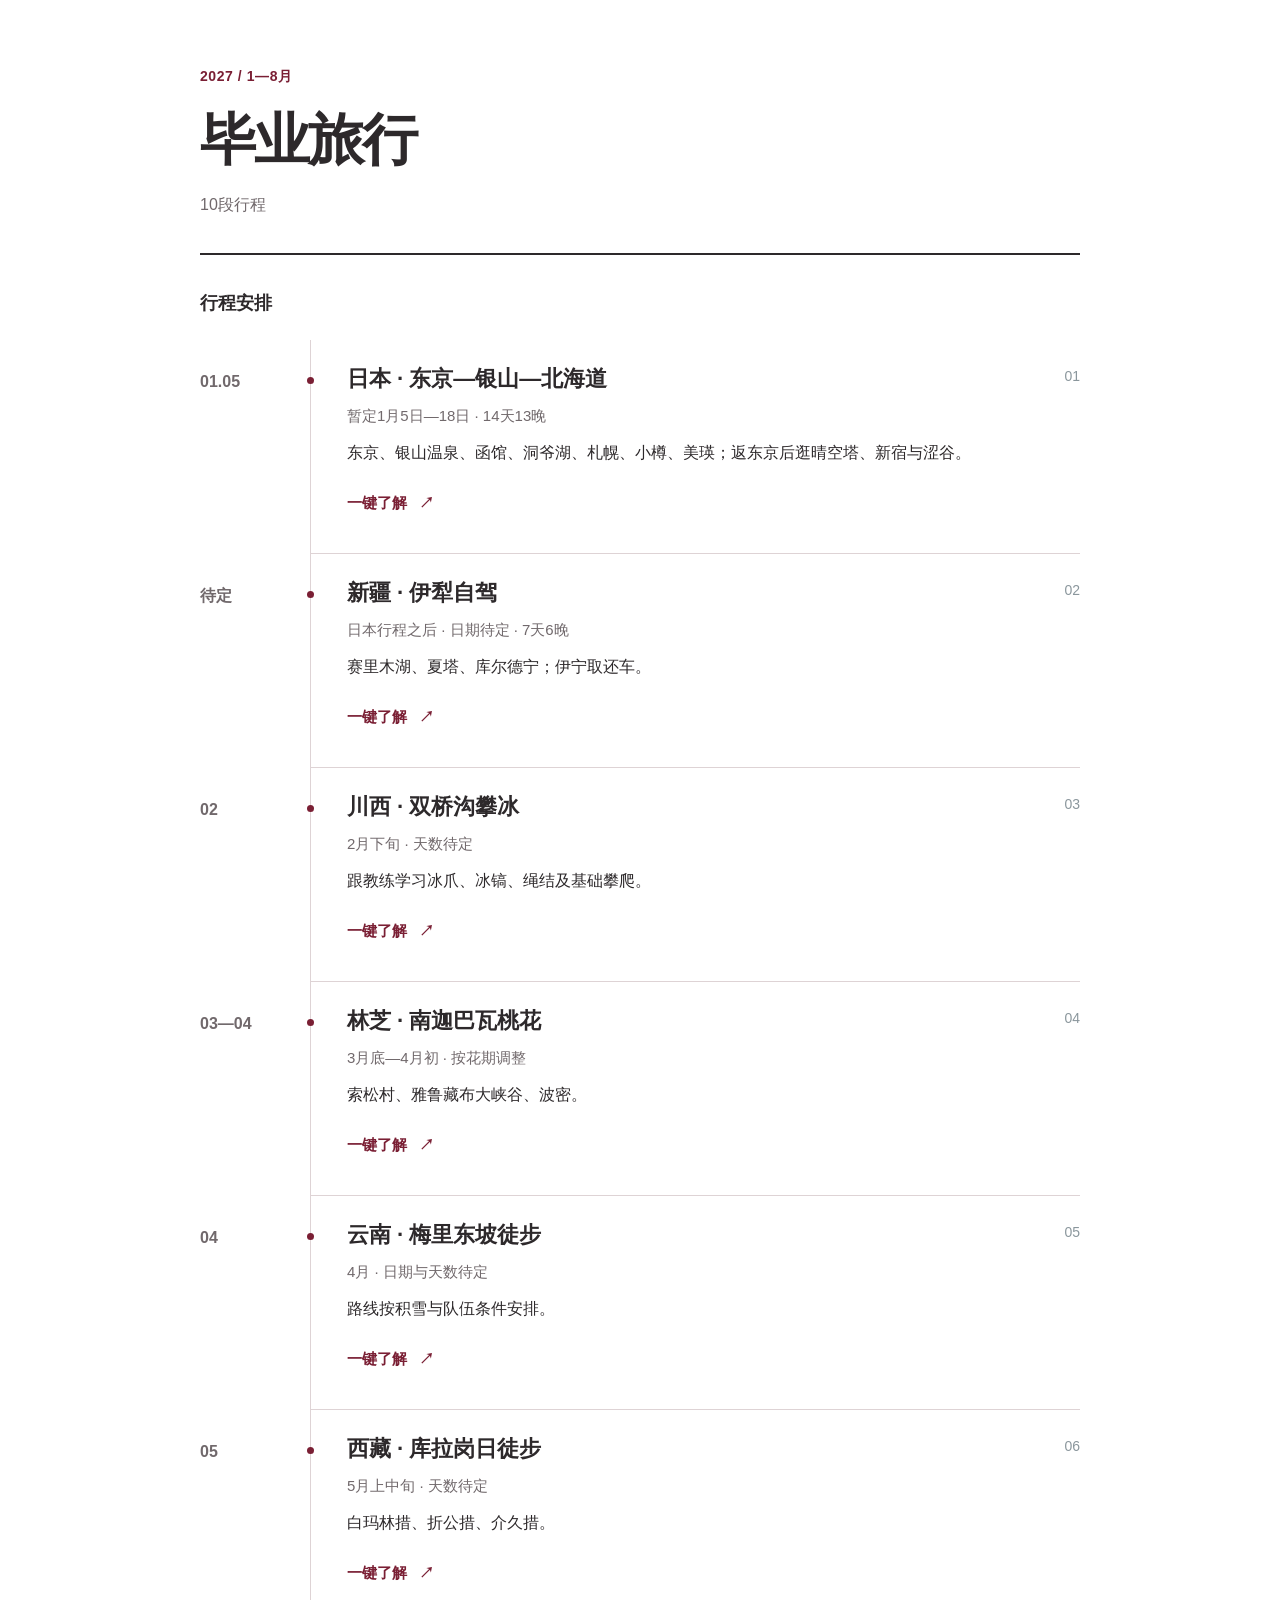
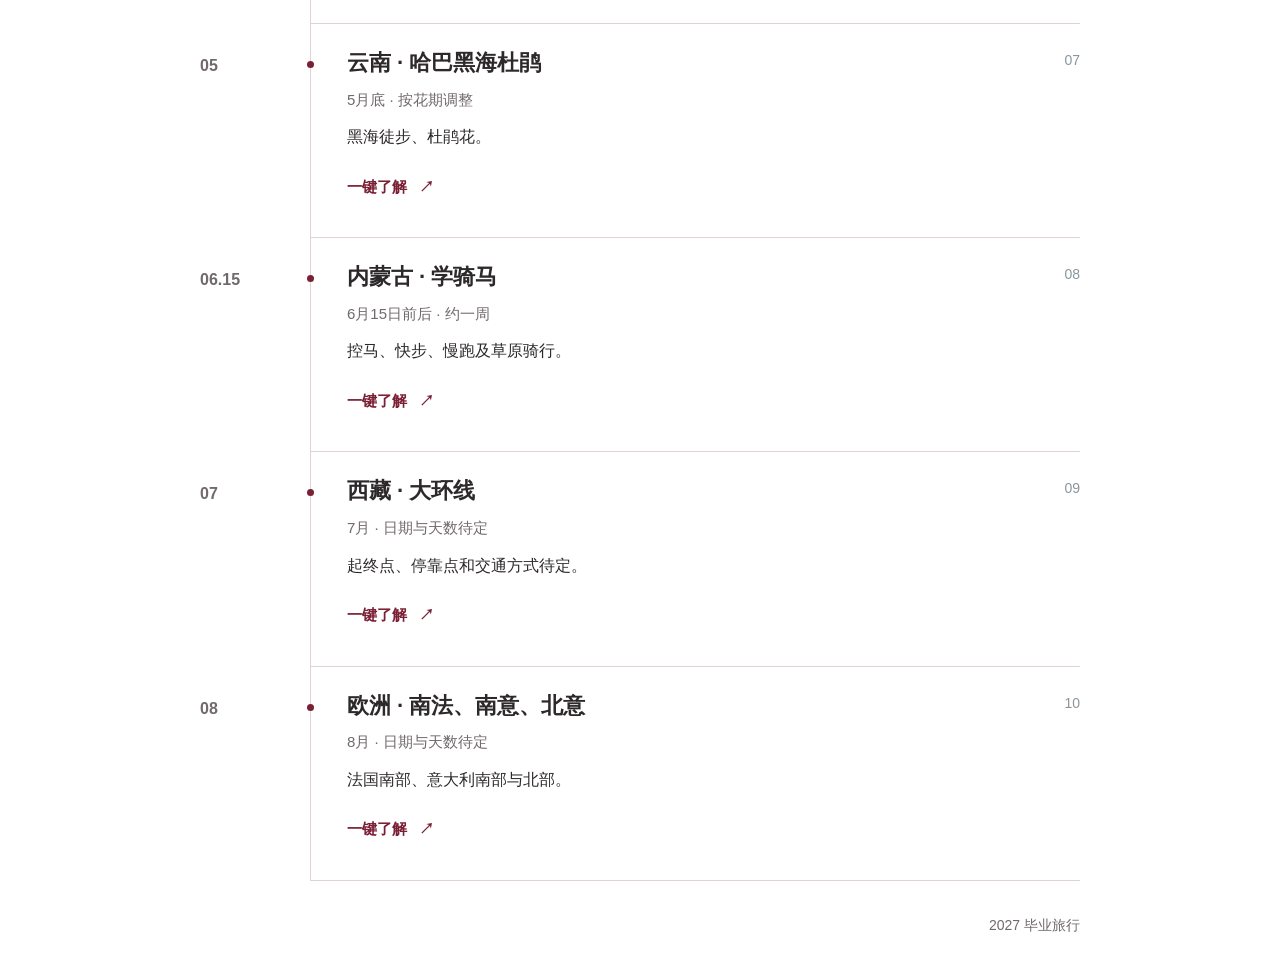
<file: index.html>
<!doctype html><html lang="zh-CN"><head><meta charset="utf-8"><meta name="viewport" content="width=device-width,initial-scale=1,viewport-fit=cover"><meta name="theme-color" content="#fffdf8"><meta name="description" content="2027年1月至8月毕业旅行安排。日本、新疆及其他旅行的时间和路线。"><title>全部行程｜2027毕业旅行</title><link rel="icon" type="image/svg+xml" href="data:image/svg+xml,%3Csvg xmlns='http://www.w3.org/2000/svg' viewBox='0 0 64 64'%3E%3Crect width='64' height='64' rx='14' fill='%237a1f34'/%3E%3Cpath d='M10 46 26 20l9 15 7-10 12 21z' fill='%23fffdf8'/%3E%3C/svg%3E"><link rel="stylesheet" href="./style.css?v=20260924-japan-first"></head><body><main class="home-main" id="top"><header class="home-heading"><p class="year-label">2027 / 1—8月</p><h1>毕业旅行</h1><p class="home-count">10段行程</p></header><section id="route" aria-labelledby="route-title"><h2 id="route-title" class="section-title">行程安排</h2><div class="timeline"><article class="trip-card"><div class="trip-date">01.05</div><div class="trip-body"><span class="trip-index">01</span><h3>日本 · 东京—银山—北海道</h3><p class="duration">暂定1月5日—18日 · 14天13晚</p><p class="trip-description">东京、银山温泉、函馆、洞爷湖、札幌、小樽、美瑛；返东京后逛晴空塔、新宿与涩谷。</p><a class="detail-btn" href="./japan.html" target="_blank" rel="noopener" aria-label="一键了解：日本 · 东京—银山—北海道（新页面）">一键了解 <span aria-hidden="true">↗</span></a></div></article><article class="trip-card"><div class="trip-date">待定</div><div class="trip-body"><span class="trip-index">02</span><h3>新疆 · 伊犁自驾</h3><p class="duration">日本行程之后 · 日期待定 · 7天6晚</p><p class="trip-description">赛里木湖、夏塔、库尔德宁；伊宁取还车。</p><a class="detail-btn" href="./xinjiang.html" target="_blank" rel="noopener" aria-label="一键了解：新疆 · 伊犁自驾（新页面）">一键了解 <span aria-hidden="true">↗</span></a></div></article><article class="trip-card"><div class="trip-date">02</div><div class="trip-body"><span class="trip-index">03</span><h3>川西 · 双桥沟攀冰</h3><p class="duration">2月下旬 · 天数待定</p><p class="trip-description">跟教练学习冰爪、冰镐、绳结及基础攀爬。</p><a class="detail-btn" href="./trip-03.html" target="_blank" rel="noopener" aria-label="一键了解：川西 · 双桥沟攀冰（新页面）">一键了解 <span aria-hidden="true">↗</span></a></div></article><article class="trip-card"><div class="trip-date">03—04</div><div class="trip-body"><span class="trip-index">04</span><h3>林芝 · 南迦巴瓦桃花</h3><p class="duration">3月底—4月初 · 按花期调整</p><p class="trip-description">索松村、雅鲁藏布大峡谷、波密。</p><a class="detail-btn" href="./trip-04.html" target="_blank" rel="noopener" aria-label="一键了解：林芝 · 南迦巴瓦桃花（新页面）">一键了解 <span aria-hidden="true">↗</span></a></div></article><article class="trip-card"><div class="trip-date">04</div><div class="trip-body"><span class="trip-index">05</span><h3>云南 · 梅里东坡徒步</h3><p class="duration">4月 · 日期与天数待定</p><p class="trip-description">路线按积雪与队伍条件安排。</p><a class="detail-btn" href="./trip-05.html" target="_blank" rel="noopener" aria-label="一键了解：云南 · 梅里东坡徒步（新页面）">一键了解 <span aria-hidden="true">↗</span></a></div></article><article class="trip-card"><div class="trip-date">05</div><div class="trip-body"><span class="trip-index">06</span><h3>西藏 · 库拉岗日徒步</h3><p class="duration">5月上中旬 · 天数待定</p><p class="trip-description">白玛林措、折公措、介久措。</p><a class="detail-btn" href="./trip-06.html" target="_blank" rel="noopener" aria-label="一键了解：西藏 · 库拉岗日徒步（新页面）">一键了解 <span aria-hidden="true">↗</span></a></div></article><article class="trip-card"><div class="trip-date">05</div><div class="trip-body"><span class="trip-index">07</span><h3>云南 · 哈巴黑海杜鹃</h3><p class="duration">5月底 · 按花期调整</p><p class="trip-description">黑海徒步、杜鹃花。</p><a class="detail-btn" href="./trip-07.html" target="_blank" rel="noopener" aria-label="一键了解：云南 · 哈巴黑海杜鹃（新页面）">一键了解 <span aria-hidden="true">↗</span></a></div></article><article class="trip-card"><div class="trip-date">06.15</div><div class="trip-body"><span class="trip-index">08</span><h3>内蒙古 · 学骑马</h3><p class="duration">6月15日前后 · 约一周</p><p class="trip-description">控马、快步、慢跑及草原骑行。</p><a class="detail-btn" href="./trip-08.html" target="_blank" rel="noopener" aria-label="一键了解：内蒙古 · 学骑马（新页面）">一键了解 <span aria-hidden="true">↗</span></a></div></article><article class="trip-card"><div class="trip-date">07</div><div class="trip-body"><span class="trip-index">09</span><h3>西藏 · 大环线</h3><p class="duration">7月 · 日期与天数待定</p><p class="trip-description">起终点、停靠点和交通方式待定。</p><a class="detail-btn" href="./trip-09.html" target="_blank" rel="noopener" aria-label="一键了解：西藏 · 大环线（新页面）">一键了解 <span aria-hidden="true">↗</span></a></div></article><article class="trip-card"><div class="trip-date">08</div><div class="trip-body"><span class="trip-index">10</span><h3>欧洲 · 南法、南意、北意</h3><p class="duration">8月 · 日期与天数待定</p><p class="trip-description">法国南部、意大利南部与北部。</p><a class="detail-btn" href="./trip-10.html" target="_blank" rel="noopener" aria-label="一键了解：欧洲 · 南法、南意、北意（新页面）">一键了解 <span aria-hidden="true">↗</span></a></div></article></div></section><footer class="home-footer">2027 毕业旅行</footer></main></body></html>
</file>
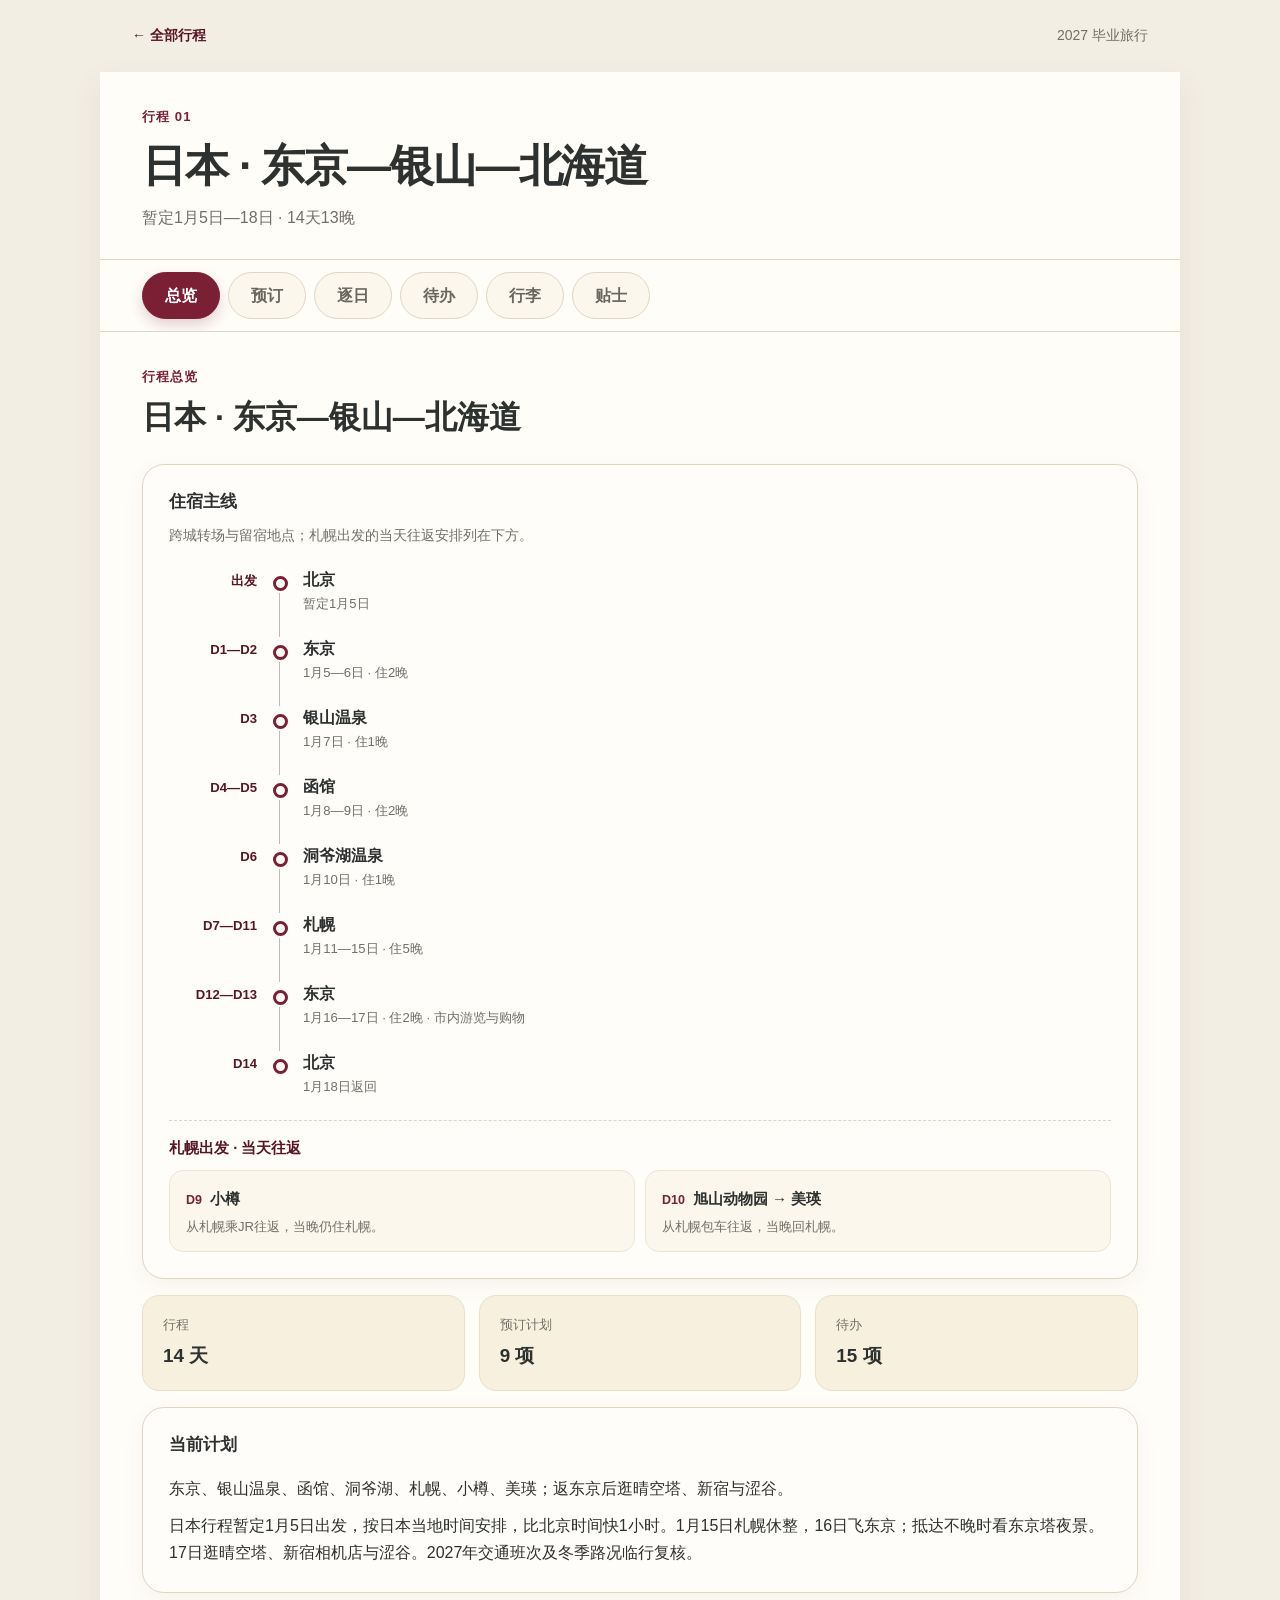
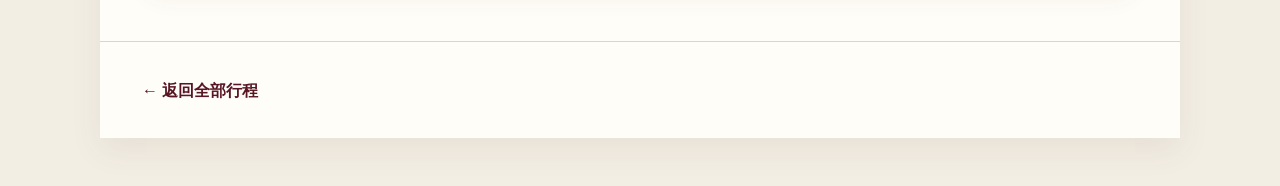
<file: japan.html>
<!doctype html><html lang="zh-CN"><head><meta charset="utf-8"><meta name="viewport" content="width=device-width,initial-scale=1,viewport-fit=cover"><meta name="theme-color" content="#fffdf8"><meta name="description" content="日本 · 东京—银山—北海道的总览、预订、逐日行程、待办、行李与实用贴士。"><title>日本 · 东京—银山—北海道｜2027毕业旅行</title><link rel="icon" type="image/svg+xml" href="data:image/svg+xml,%3Csvg xmlns='http://www.w3.org/2000/svg' viewBox='0 0 64 64'%3E%3Crect width='64' height='64' rx='14' fill='%237a1f34'/%3E%3Cpath d='M10 46 26 20l9 15 7-10 12 21z' fill='%23fffdf8'/%3E%3C/svg%3E"><link rel="stylesheet" href="./journal-tools.css?v=20260924-japan-compact"></head><body class="route-page japan"><nav class="page-nav" aria-label="行程导航"><a href="./index.html#route">← 全部行程</a><span>2027 毕业旅行</span></nav><main class="route-main"><header class="page-heading"><p class="journey-number">行程 01</p><h1>日本 · 东京—银山—北海道</h1><p class="page-date">暂定1月5日—18日 · 14天13晚</p></header><div class="journal-tabs-wrap"><div class="journal-tabs" role="tablist" aria-label="旅行手账工具"><button id="tab-overview" class="journal-tab is-active" type="button" role="tab" aria-selected="true" aria-controls="panel-overview" tabindex="0" data-tab="overview">总览</button><button id="tab-bookings" class="journal-tab " type="button" role="tab" aria-selected="false" aria-controls="panel-bookings" tabindex="-1" data-tab="bookings">预订</button><button id="tab-daily" class="journal-tab " type="button" role="tab" aria-selected="false" aria-controls="panel-daily" tabindex="-1" data-tab="daily">逐日</button><button id="tab-todos" class="journal-tab " type="button" role="tab" aria-selected="false" aria-controls="panel-todos" tabindex="-1" data-tab="todos">待办</button><button id="tab-packing" class="journal-tab " type="button" role="tab" aria-selected="false" aria-controls="panel-packing" tabindex="-1" data-tab="packing">行李</button><button id="tab-tips" class="journal-tab " type="button" role="tab" aria-selected="false" aria-controls="panel-tips" tabindex="-1" data-tab="tips">贴士</button></div></div><div class="journal-content" id="journal-app" data-trip-id="japan"><noscript><p class="empty-state">请启用 JavaScript 使用旅行手账工具。</p></noscript></div><footer class="page-footer"><a href="./index.html#route">← 返回全部行程</a></footer></main><script src="./data/travelData.js?v=20260924-japan-compact"></script><script src="./journal-tools.js?v=20260924-japan-compact"></script></body></html>
</file>
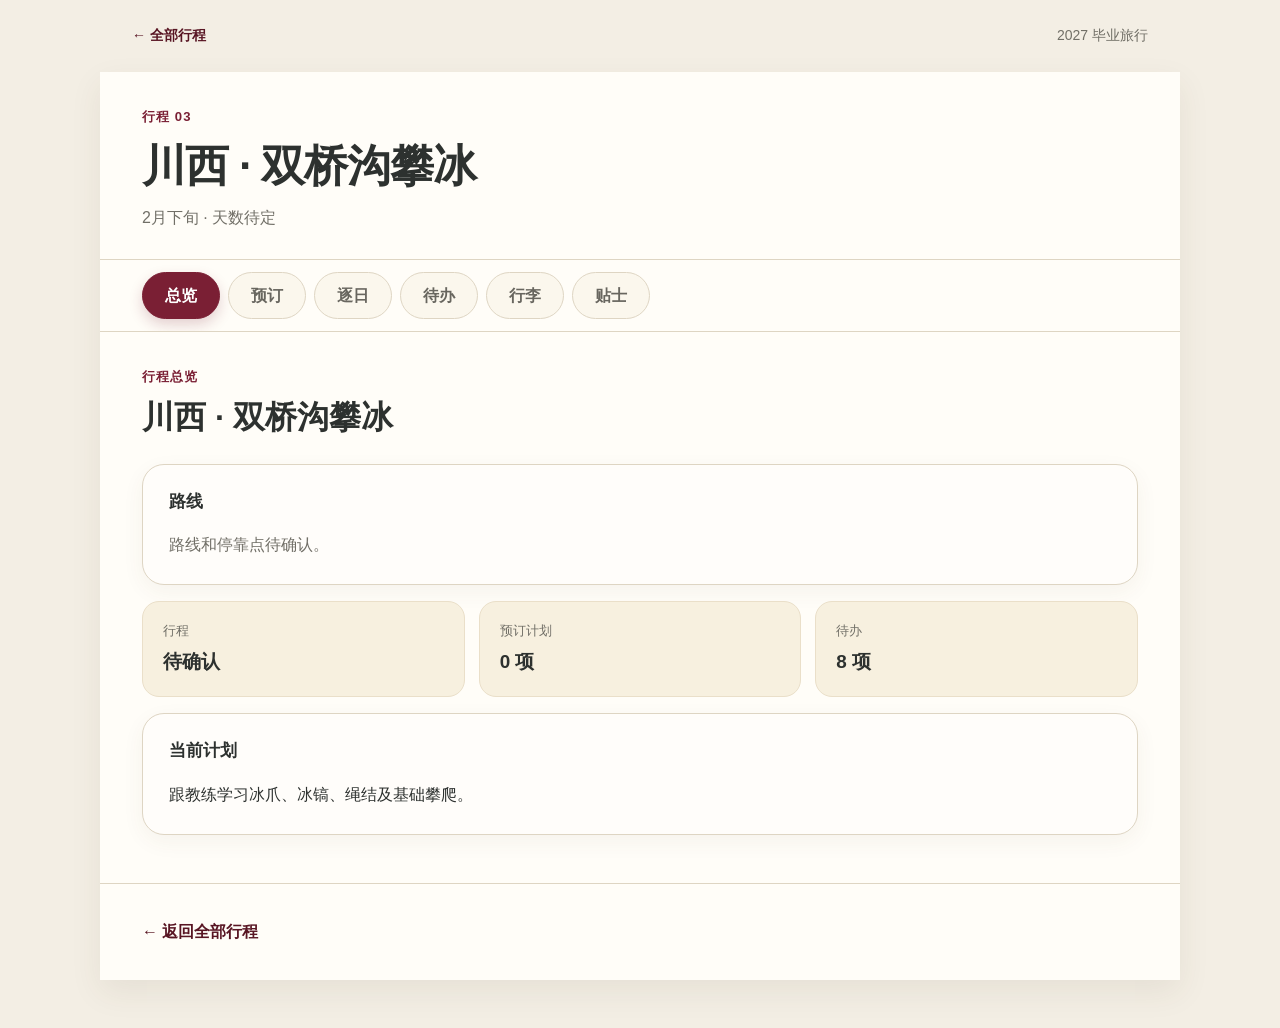
<file: trip-03.html>
<!doctype html><html lang="zh-CN"><head><meta charset="utf-8"><meta name="viewport" content="width=device-width,initial-scale=1,viewport-fit=cover"><meta name="theme-color" content="#fffdf8"><meta name="description" content="川西 · 双桥沟攀冰的总览、预订、逐日行程、待办、行李与实用贴士。"><title>川西 · 双桥沟攀冰｜2027毕业旅行</title><link rel="icon" type="image/svg+xml" href="data:image/svg+xml,%3Csvg xmlns='http://www.w3.org/2000/svg' viewBox='0 0 64 64'%3E%3Crect width='64' height='64' rx='14' fill='%237a1f34'/%3E%3Cpath d='M10 46 26 20l9 15 7-10 12 21z' fill='%23fffdf8'/%3E%3C/svg%3E"><link rel="stylesheet" href="./journal-tools.css?v=20260924-japan-first"></head><body class="route-page trip-03"><nav class="page-nav" aria-label="行程导航"><a href="./index.html#route">← 全部行程</a><span>2027 毕业旅行</span></nav><main class="route-main"><header class="page-heading"><p class="journey-number">行程 03</p><h1>川西 · 双桥沟攀冰</h1><p class="page-date">2月下旬 · 天数待定</p></header><div class="journal-tabs-wrap"><div class="journal-tabs" role="tablist" aria-label="旅行手账工具"><button id="tab-overview" class="journal-tab is-active" type="button" role="tab" aria-selected="true" aria-controls="panel-overview" tabindex="0" data-tab="overview">总览</button><button id="tab-bookings" class="journal-tab " type="button" role="tab" aria-selected="false" aria-controls="panel-bookings" tabindex="-1" data-tab="bookings">预订</button><button id="tab-daily" class="journal-tab " type="button" role="tab" aria-selected="false" aria-controls="panel-daily" tabindex="-1" data-tab="daily">逐日</button><button id="tab-todos" class="journal-tab " type="button" role="tab" aria-selected="false" aria-controls="panel-todos" tabindex="-1" data-tab="todos">待办</button><button id="tab-packing" class="journal-tab " type="button" role="tab" aria-selected="false" aria-controls="panel-packing" tabindex="-1" data-tab="packing">行李</button><button id="tab-tips" class="journal-tab " type="button" role="tab" aria-selected="false" aria-controls="panel-tips" tabindex="-1" data-tab="tips">贴士</button></div></div><div class="journal-content" id="journal-app" data-trip-id="trip-03"><noscript><p class="empty-state">请启用 JavaScript 使用旅行手账工具。</p></noscript></div><footer class="page-footer"><a href="./index.html#route">← 返回全部行程</a></footer></main><script src="./data/travelData.js?v=20260924-japan-first"></script><script src="./journal-tools.js?v=20260924-japan-first"></script></body></html>
</file>
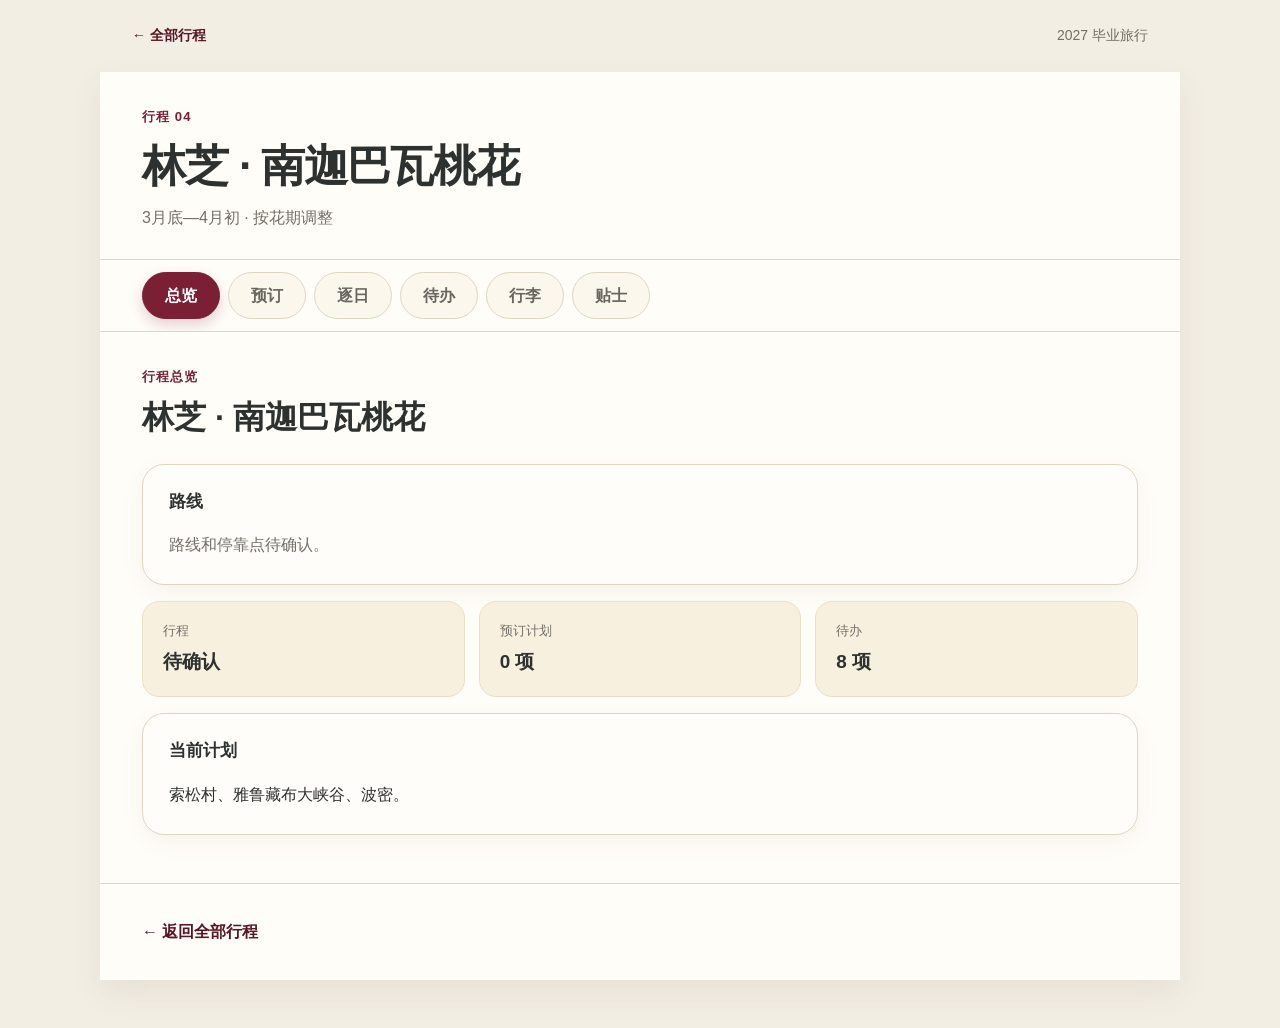
<file: trip-04.html>
<!doctype html><html lang="zh-CN"><head><meta charset="utf-8"><meta name="viewport" content="width=device-width,initial-scale=1,viewport-fit=cover"><meta name="theme-color" content="#fffdf8"><meta name="description" content="林芝 · 南迦巴瓦桃花的总览、预订、逐日行程、待办、行李与实用贴士。"><title>林芝 · 南迦巴瓦桃花｜2027毕业旅行</title><link rel="icon" type="image/svg+xml" href="data:image/svg+xml,%3Csvg xmlns='http://www.w3.org/2000/svg' viewBox='0 0 64 64'%3E%3Crect width='64' height='64' rx='14' fill='%237a1f34'/%3E%3Cpath d='M10 46 26 20l9 15 7-10 12 21z' fill='%23fffdf8'/%3E%3C/svg%3E"><link rel="stylesheet" href="./journal-tools.css?v=20260924-japan-first"></head><body class="route-page trip-04"><nav class="page-nav" aria-label="行程导航"><a href="./index.html#route">← 全部行程</a><span>2027 毕业旅行</span></nav><main class="route-main"><header class="page-heading"><p class="journey-number">行程 04</p><h1>林芝 · 南迦巴瓦桃花</h1><p class="page-date">3月底—4月初 · 按花期调整</p></header><div class="journal-tabs-wrap"><div class="journal-tabs" role="tablist" aria-label="旅行手账工具"><button id="tab-overview" class="journal-tab is-active" type="button" role="tab" aria-selected="true" aria-controls="panel-overview" tabindex="0" data-tab="overview">总览</button><button id="tab-bookings" class="journal-tab " type="button" role="tab" aria-selected="false" aria-controls="panel-bookings" tabindex="-1" data-tab="bookings">预订</button><button id="tab-daily" class="journal-tab " type="button" role="tab" aria-selected="false" aria-controls="panel-daily" tabindex="-1" data-tab="daily">逐日</button><button id="tab-todos" class="journal-tab " type="button" role="tab" aria-selected="false" aria-controls="panel-todos" tabindex="-1" data-tab="todos">待办</button><button id="tab-packing" class="journal-tab " type="button" role="tab" aria-selected="false" aria-controls="panel-packing" tabindex="-1" data-tab="packing">行李</button><button id="tab-tips" class="journal-tab " type="button" role="tab" aria-selected="false" aria-controls="panel-tips" tabindex="-1" data-tab="tips">贴士</button></div></div><div class="journal-content" id="journal-app" data-trip-id="trip-04"><noscript><p class="empty-state">请启用 JavaScript 使用旅行手账工具。</p></noscript></div><footer class="page-footer"><a href="./index.html#route">← 返回全部行程</a></footer></main><script src="./data/travelData.js?v=20260924-japan-first"></script><script src="./journal-tools.js?v=20260924-japan-first"></script></body></html>
</file>
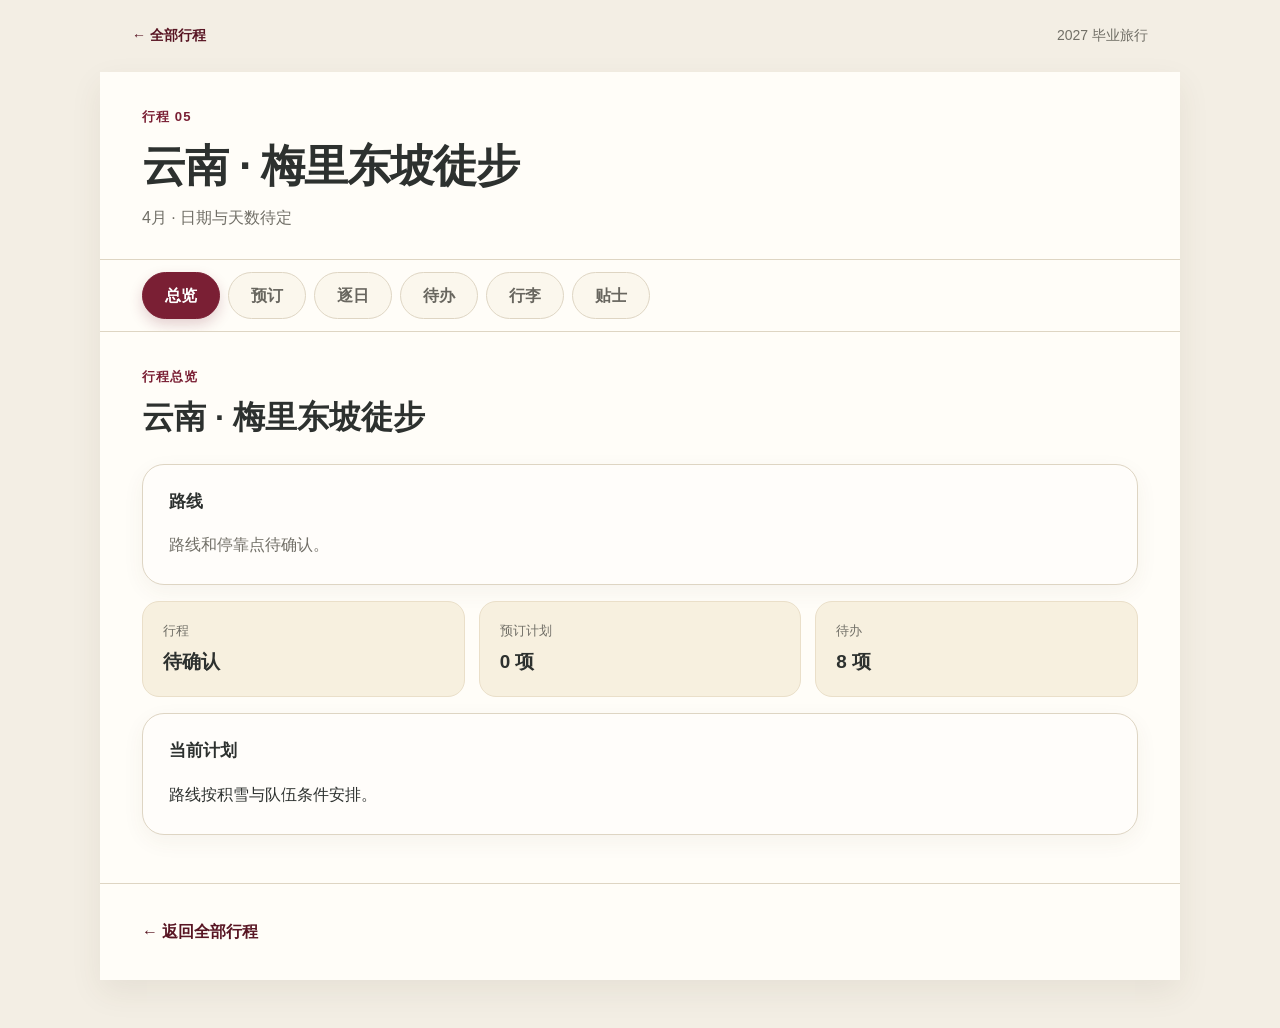
<file: trip-05.html>
<!doctype html><html lang="zh-CN"><head><meta charset="utf-8"><meta name="viewport" content="width=device-width,initial-scale=1,viewport-fit=cover"><meta name="theme-color" content="#fffdf8"><meta name="description" content="云南 · 梅里东坡徒步的总览、预订、逐日行程、待办、行李与实用贴士。"><title>云南 · 梅里东坡徒步｜2027毕业旅行</title><link rel="icon" type="image/svg+xml" href="data:image/svg+xml,%3Csvg xmlns='http://www.w3.org/2000/svg' viewBox='0 0 64 64'%3E%3Crect width='64' height='64' rx='14' fill='%237a1f34'/%3E%3Cpath d='M10 46 26 20l9 15 7-10 12 21z' fill='%23fffdf8'/%3E%3C/svg%3E"><link rel="stylesheet" href="./journal-tools.css?v=20260924-japan-first"></head><body class="route-page trip-05"><nav class="page-nav" aria-label="行程导航"><a href="./index.html#route">← 全部行程</a><span>2027 毕业旅行</span></nav><main class="route-main"><header class="page-heading"><p class="journey-number">行程 05</p><h1>云南 · 梅里东坡徒步</h1><p class="page-date">4月 · 日期与天数待定</p></header><div class="journal-tabs-wrap"><div class="journal-tabs" role="tablist" aria-label="旅行手账工具"><button id="tab-overview" class="journal-tab is-active" type="button" role="tab" aria-selected="true" aria-controls="panel-overview" tabindex="0" data-tab="overview">总览</button><button id="tab-bookings" class="journal-tab " type="button" role="tab" aria-selected="false" aria-controls="panel-bookings" tabindex="-1" data-tab="bookings">预订</button><button id="tab-daily" class="journal-tab " type="button" role="tab" aria-selected="false" aria-controls="panel-daily" tabindex="-1" data-tab="daily">逐日</button><button id="tab-todos" class="journal-tab " type="button" role="tab" aria-selected="false" aria-controls="panel-todos" tabindex="-1" data-tab="todos">待办</button><button id="tab-packing" class="journal-tab " type="button" role="tab" aria-selected="false" aria-controls="panel-packing" tabindex="-1" data-tab="packing">行李</button><button id="tab-tips" class="journal-tab " type="button" role="tab" aria-selected="false" aria-controls="panel-tips" tabindex="-1" data-tab="tips">贴士</button></div></div><div class="journal-content" id="journal-app" data-trip-id="trip-05"><noscript><p class="empty-state">请启用 JavaScript 使用旅行手账工具。</p></noscript></div><footer class="page-footer"><a href="./index.html#route">← 返回全部行程</a></footer></main><script src="./data/travelData.js?v=20260924-japan-first"></script><script src="./journal-tools.js?v=20260924-japan-first"></script></body></html>
</file>
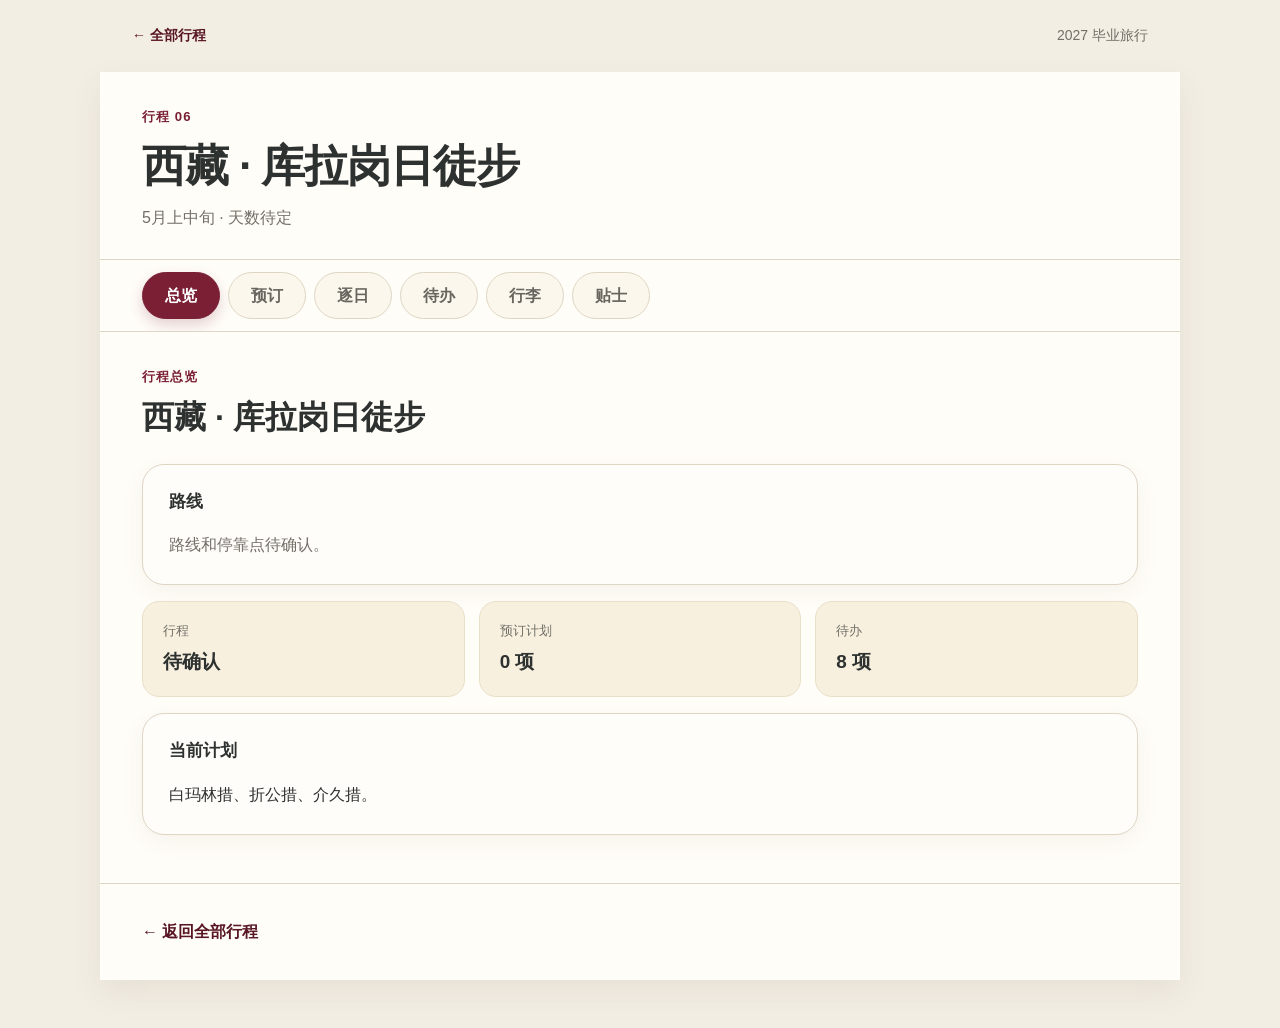
<file: trip-06.html>
<!doctype html><html lang="zh-CN"><head><meta charset="utf-8"><meta name="viewport" content="width=device-width,initial-scale=1,viewport-fit=cover"><meta name="theme-color" content="#fffdf8"><meta name="description" content="西藏 · 库拉岗日徒步的总览、预订、逐日行程、待办、行李与实用贴士。"><title>西藏 · 库拉岗日徒步｜2027毕业旅行</title><link rel="icon" type="image/svg+xml" href="data:image/svg+xml,%3Csvg xmlns='http://www.w3.org/2000/svg' viewBox='0 0 64 64'%3E%3Crect width='64' height='64' rx='14' fill='%237a1f34'/%3E%3Cpath d='M10 46 26 20l9 15 7-10 12 21z' fill='%23fffdf8'/%3E%3C/svg%3E"><link rel="stylesheet" href="./journal-tools.css?v=20260924-japan-first"></head><body class="route-page trip-06"><nav class="page-nav" aria-label="行程导航"><a href="./index.html#route">← 全部行程</a><span>2027 毕业旅行</span></nav><main class="route-main"><header class="page-heading"><p class="journey-number">行程 06</p><h1>西藏 · 库拉岗日徒步</h1><p class="page-date">5月上中旬 · 天数待定</p></header><div class="journal-tabs-wrap"><div class="journal-tabs" role="tablist" aria-label="旅行手账工具"><button id="tab-overview" class="journal-tab is-active" type="button" role="tab" aria-selected="true" aria-controls="panel-overview" tabindex="0" data-tab="overview">总览</button><button id="tab-bookings" class="journal-tab " type="button" role="tab" aria-selected="false" aria-controls="panel-bookings" tabindex="-1" data-tab="bookings">预订</button><button id="tab-daily" class="journal-tab " type="button" role="tab" aria-selected="false" aria-controls="panel-daily" tabindex="-1" data-tab="daily">逐日</button><button id="tab-todos" class="journal-tab " type="button" role="tab" aria-selected="false" aria-controls="panel-todos" tabindex="-1" data-tab="todos">待办</button><button id="tab-packing" class="journal-tab " type="button" role="tab" aria-selected="false" aria-controls="panel-packing" tabindex="-1" data-tab="packing">行李</button><button id="tab-tips" class="journal-tab " type="button" role="tab" aria-selected="false" aria-controls="panel-tips" tabindex="-1" data-tab="tips">贴士</button></div></div><div class="journal-content" id="journal-app" data-trip-id="trip-06"><noscript><p class="empty-state">请启用 JavaScript 使用旅行手账工具。</p></noscript></div><footer class="page-footer"><a href="./index.html#route">← 返回全部行程</a></footer></main><script src="./data/travelData.js?v=20260924-japan-first"></script><script src="./journal-tools.js?v=20260924-japan-first"></script></body></html>
</file>
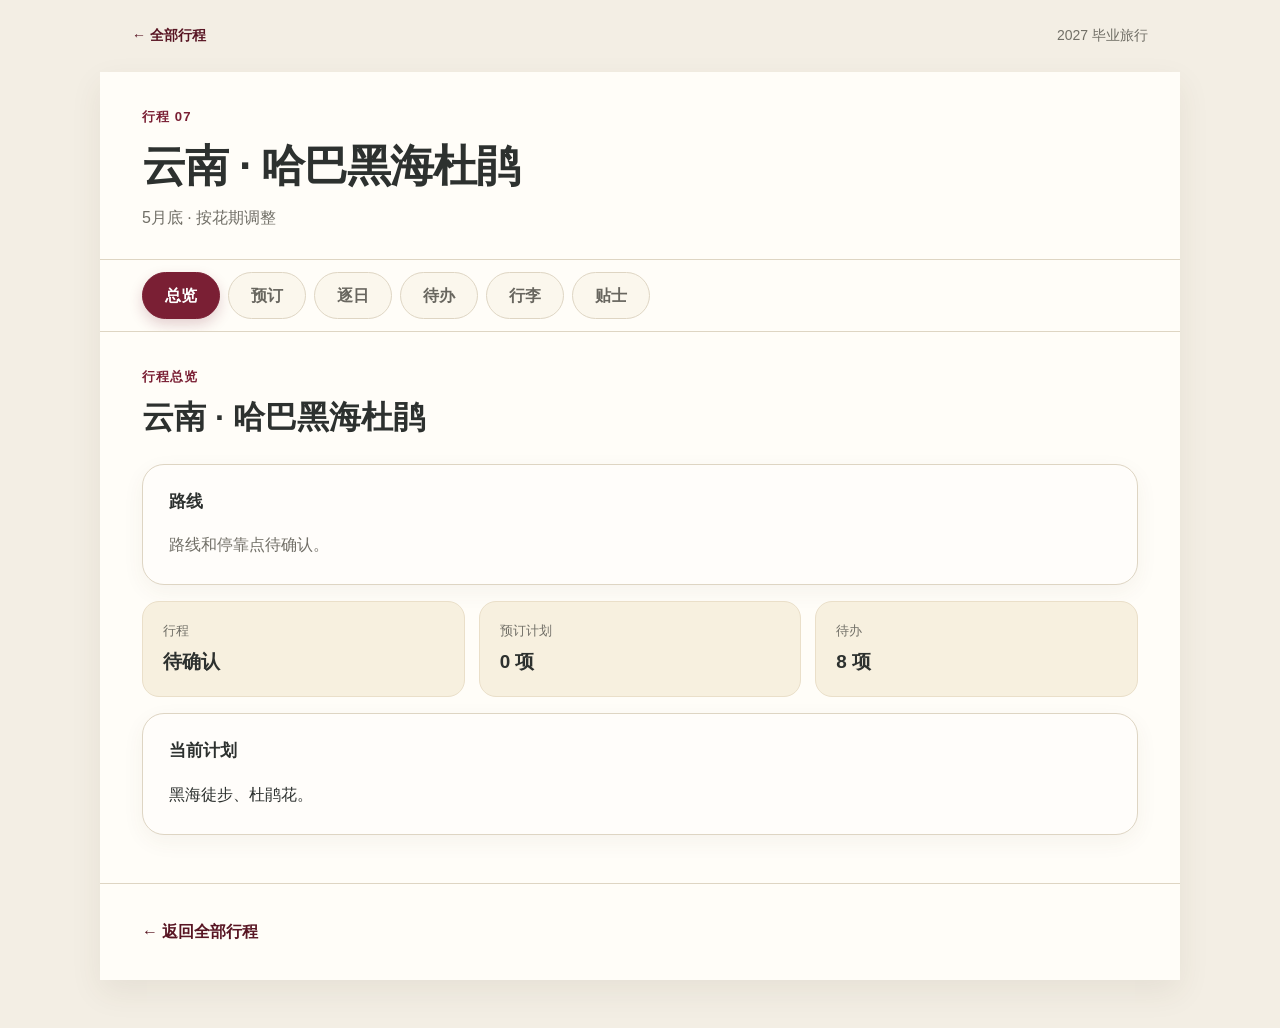
<file: trip-07.html>
<!doctype html><html lang="zh-CN"><head><meta charset="utf-8"><meta name="viewport" content="width=device-width,initial-scale=1,viewport-fit=cover"><meta name="theme-color" content="#fffdf8"><meta name="description" content="云南 · 哈巴黑海杜鹃的总览、预订、逐日行程、待办、行李与实用贴士。"><title>云南 · 哈巴黑海杜鹃｜2027毕业旅行</title><link rel="icon" type="image/svg+xml" href="data:image/svg+xml,%3Csvg xmlns='http://www.w3.org/2000/svg' viewBox='0 0 64 64'%3E%3Crect width='64' height='64' rx='14' fill='%237a1f34'/%3E%3Cpath d='M10 46 26 20l9 15 7-10 12 21z' fill='%23fffdf8'/%3E%3C/svg%3E"><link rel="stylesheet" href="./journal-tools.css?v=20260924-japan-first"></head><body class="route-page trip-07"><nav class="page-nav" aria-label="行程导航"><a href="./index.html#route">← 全部行程</a><span>2027 毕业旅行</span></nav><main class="route-main"><header class="page-heading"><p class="journey-number">行程 07</p><h1>云南 · 哈巴黑海杜鹃</h1><p class="page-date">5月底 · 按花期调整</p></header><div class="journal-tabs-wrap"><div class="journal-tabs" role="tablist" aria-label="旅行手账工具"><button id="tab-overview" class="journal-tab is-active" type="button" role="tab" aria-selected="true" aria-controls="panel-overview" tabindex="0" data-tab="overview">总览</button><button id="tab-bookings" class="journal-tab " type="button" role="tab" aria-selected="false" aria-controls="panel-bookings" tabindex="-1" data-tab="bookings">预订</button><button id="tab-daily" class="journal-tab " type="button" role="tab" aria-selected="false" aria-controls="panel-daily" tabindex="-1" data-tab="daily">逐日</button><button id="tab-todos" class="journal-tab " type="button" role="tab" aria-selected="false" aria-controls="panel-todos" tabindex="-1" data-tab="todos">待办</button><button id="tab-packing" class="journal-tab " type="button" role="tab" aria-selected="false" aria-controls="panel-packing" tabindex="-1" data-tab="packing">行李</button><button id="tab-tips" class="journal-tab " type="button" role="tab" aria-selected="false" aria-controls="panel-tips" tabindex="-1" data-tab="tips">贴士</button></div></div><div class="journal-content" id="journal-app" data-trip-id="trip-07"><noscript><p class="empty-state">请启用 JavaScript 使用旅行手账工具。</p></noscript></div><footer class="page-footer"><a href="./index.html#route">← 返回全部行程</a></footer></main><script src="./data/travelData.js?v=20260924-japan-first"></script><script src="./journal-tools.js?v=20260924-japan-first"></script></body></html>
</file>
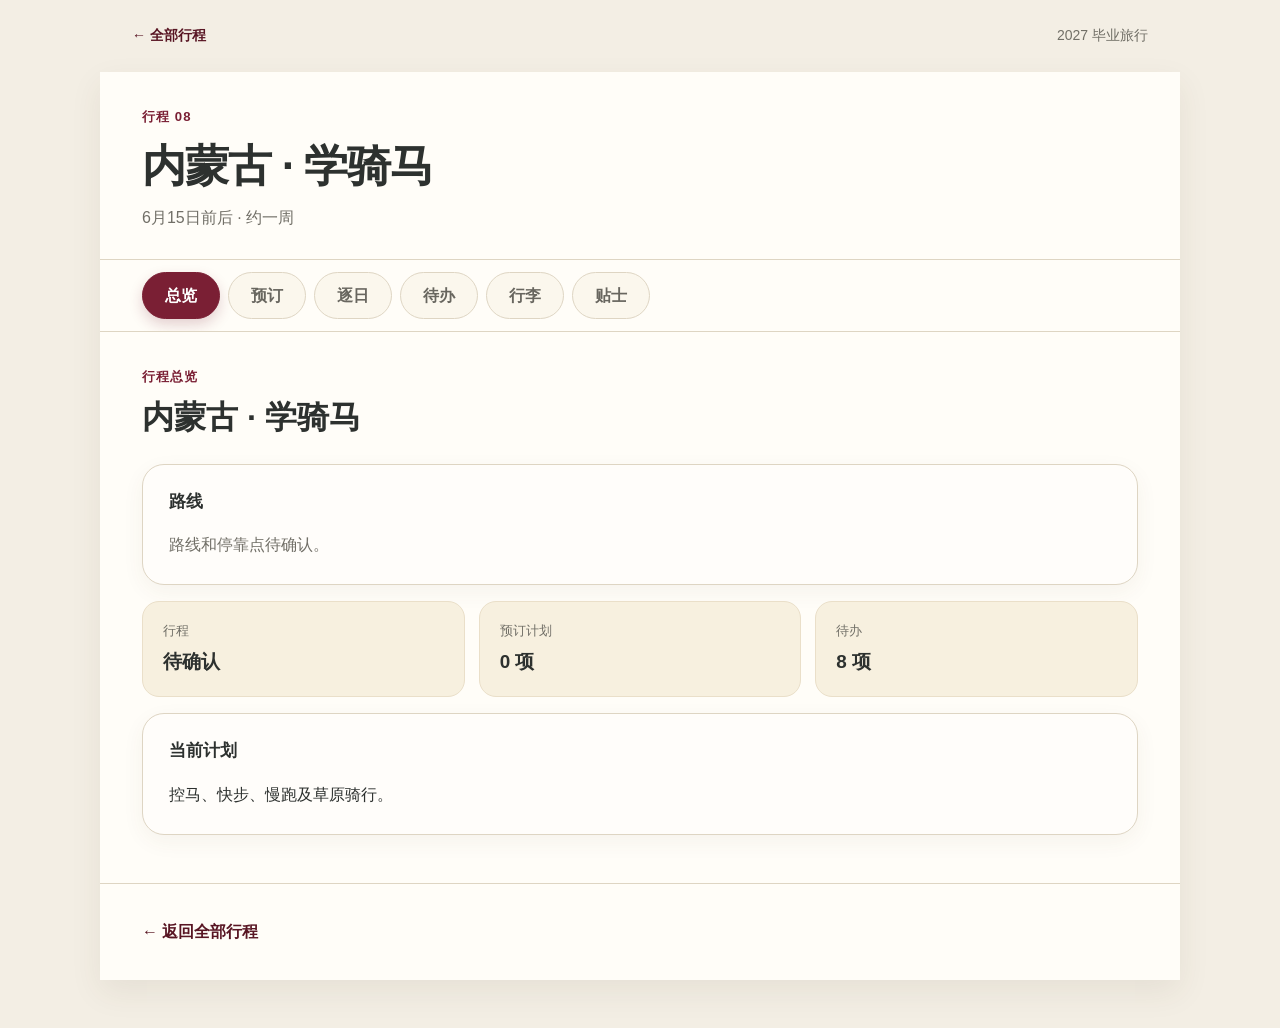
<file: trip-08.html>
<!doctype html><html lang="zh-CN"><head><meta charset="utf-8"><meta name="viewport" content="width=device-width,initial-scale=1,viewport-fit=cover"><meta name="theme-color" content="#fffdf8"><meta name="description" content="内蒙古 · 学骑马的总览、预订、逐日行程、待办、行李与实用贴士。"><title>内蒙古 · 学骑马｜2027毕业旅行</title><link rel="icon" type="image/svg+xml" href="data:image/svg+xml,%3Csvg xmlns='http://www.w3.org/2000/svg' viewBox='0 0 64 64'%3E%3Crect width='64' height='64' rx='14' fill='%237a1f34'/%3E%3Cpath d='M10 46 26 20l9 15 7-10 12 21z' fill='%23fffdf8'/%3E%3C/svg%3E"><link rel="stylesheet" href="./journal-tools.css?v=20260924-japan-first"></head><body class="route-page trip-08"><nav class="page-nav" aria-label="行程导航"><a href="./index.html#route">← 全部行程</a><span>2027 毕业旅行</span></nav><main class="route-main"><header class="page-heading"><p class="journey-number">行程 08</p><h1>内蒙古 · 学骑马</h1><p class="page-date">6月15日前后 · 约一周</p></header><div class="journal-tabs-wrap"><div class="journal-tabs" role="tablist" aria-label="旅行手账工具"><button id="tab-overview" class="journal-tab is-active" type="button" role="tab" aria-selected="true" aria-controls="panel-overview" tabindex="0" data-tab="overview">总览</button><button id="tab-bookings" class="journal-tab " type="button" role="tab" aria-selected="false" aria-controls="panel-bookings" tabindex="-1" data-tab="bookings">预订</button><button id="tab-daily" class="journal-tab " type="button" role="tab" aria-selected="false" aria-controls="panel-daily" tabindex="-1" data-tab="daily">逐日</button><button id="tab-todos" class="journal-tab " type="button" role="tab" aria-selected="false" aria-controls="panel-todos" tabindex="-1" data-tab="todos">待办</button><button id="tab-packing" class="journal-tab " type="button" role="tab" aria-selected="false" aria-controls="panel-packing" tabindex="-1" data-tab="packing">行李</button><button id="tab-tips" class="journal-tab " type="button" role="tab" aria-selected="false" aria-controls="panel-tips" tabindex="-1" data-tab="tips">贴士</button></div></div><div class="journal-content" id="journal-app" data-trip-id="trip-08"><noscript><p class="empty-state">请启用 JavaScript 使用旅行手账工具。</p></noscript></div><footer class="page-footer"><a href="./index.html#route">← 返回全部行程</a></footer></main><script src="./data/travelData.js?v=20260924-japan-first"></script><script src="./journal-tools.js?v=20260924-japan-first"></script></body></html>
</file>
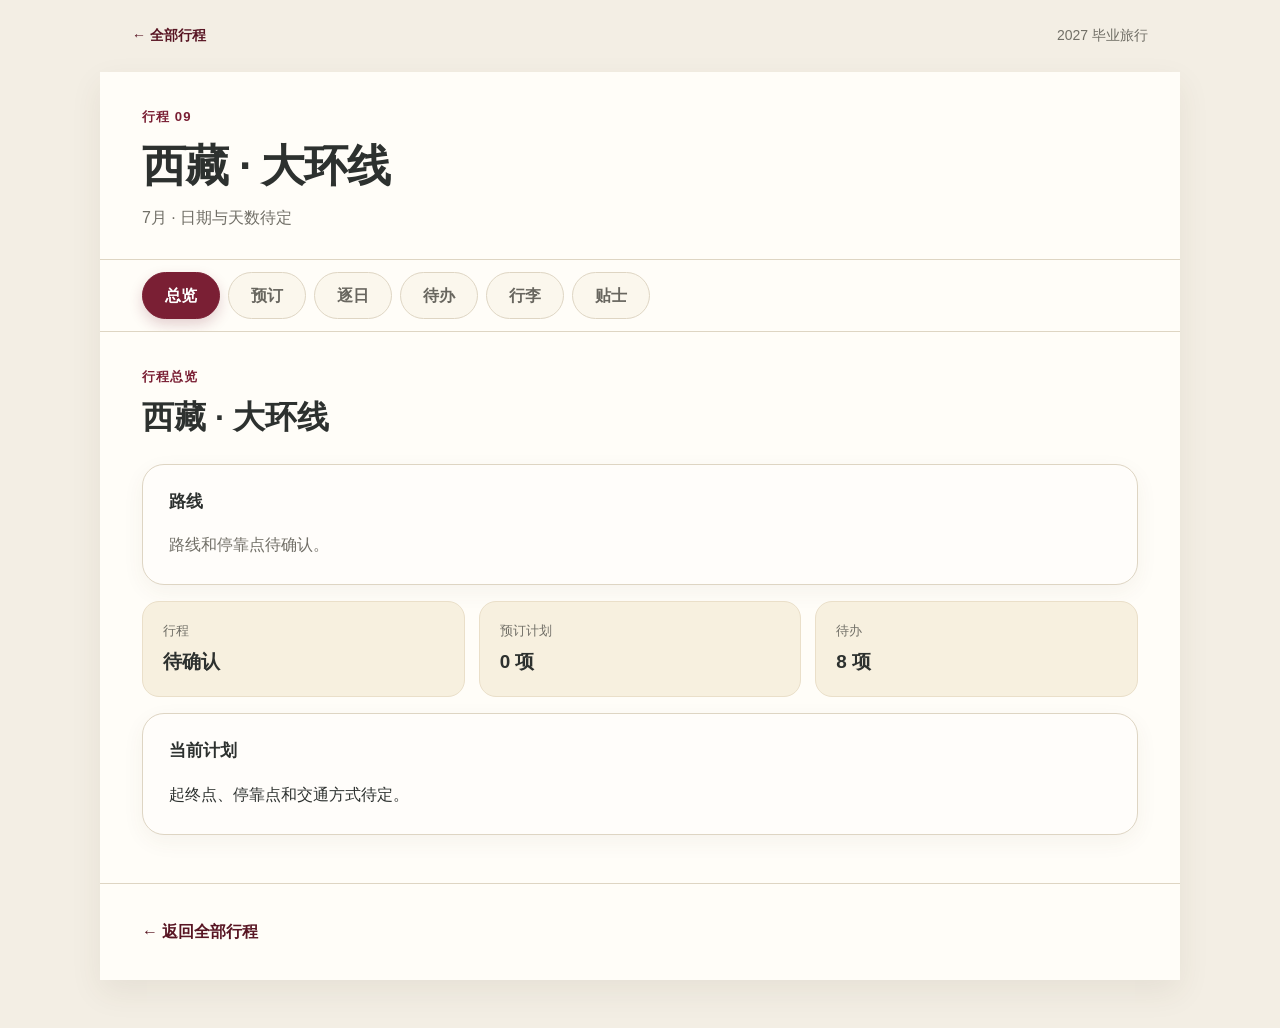
<file: trip-09.html>
<!doctype html><html lang="zh-CN"><head><meta charset="utf-8"><meta name="viewport" content="width=device-width,initial-scale=1,viewport-fit=cover"><meta name="theme-color" content="#fffdf8"><meta name="description" content="西藏 · 大环线的总览、预订、逐日行程、待办、行李与实用贴士。"><title>西藏 · 大环线｜2027毕业旅行</title><link rel="icon" type="image/svg+xml" href="data:image/svg+xml,%3Csvg xmlns='http://www.w3.org/2000/svg' viewBox='0 0 64 64'%3E%3Crect width='64' height='64' rx='14' fill='%237a1f34'/%3E%3Cpath d='M10 46 26 20l9 15 7-10 12 21z' fill='%23fffdf8'/%3E%3C/svg%3E"><link rel="stylesheet" href="./journal-tools.css?v=20260924-japan-first"></head><body class="route-page trip-09"><nav class="page-nav" aria-label="行程导航"><a href="./index.html#route">← 全部行程</a><span>2027 毕业旅行</span></nav><main class="route-main"><header class="page-heading"><p class="journey-number">行程 09</p><h1>西藏 · 大环线</h1><p class="page-date">7月 · 日期与天数待定</p></header><div class="journal-tabs-wrap"><div class="journal-tabs" role="tablist" aria-label="旅行手账工具"><button id="tab-overview" class="journal-tab is-active" type="button" role="tab" aria-selected="true" aria-controls="panel-overview" tabindex="0" data-tab="overview">总览</button><button id="tab-bookings" class="journal-tab " type="button" role="tab" aria-selected="false" aria-controls="panel-bookings" tabindex="-1" data-tab="bookings">预订</button><button id="tab-daily" class="journal-tab " type="button" role="tab" aria-selected="false" aria-controls="panel-daily" tabindex="-1" data-tab="daily">逐日</button><button id="tab-todos" class="journal-tab " type="button" role="tab" aria-selected="false" aria-controls="panel-todos" tabindex="-1" data-tab="todos">待办</button><button id="tab-packing" class="journal-tab " type="button" role="tab" aria-selected="false" aria-controls="panel-packing" tabindex="-1" data-tab="packing">行李</button><button id="tab-tips" class="journal-tab " type="button" role="tab" aria-selected="false" aria-controls="panel-tips" tabindex="-1" data-tab="tips">贴士</button></div></div><div class="journal-content" id="journal-app" data-trip-id="trip-09"><noscript><p class="empty-state">请启用 JavaScript 使用旅行手账工具。</p></noscript></div><footer class="page-footer"><a href="./index.html#route">← 返回全部行程</a></footer></main><script src="./data/travelData.js?v=20260924-japan-first"></script><script src="./journal-tools.js?v=20260924-japan-first"></script></body></html>
</file>
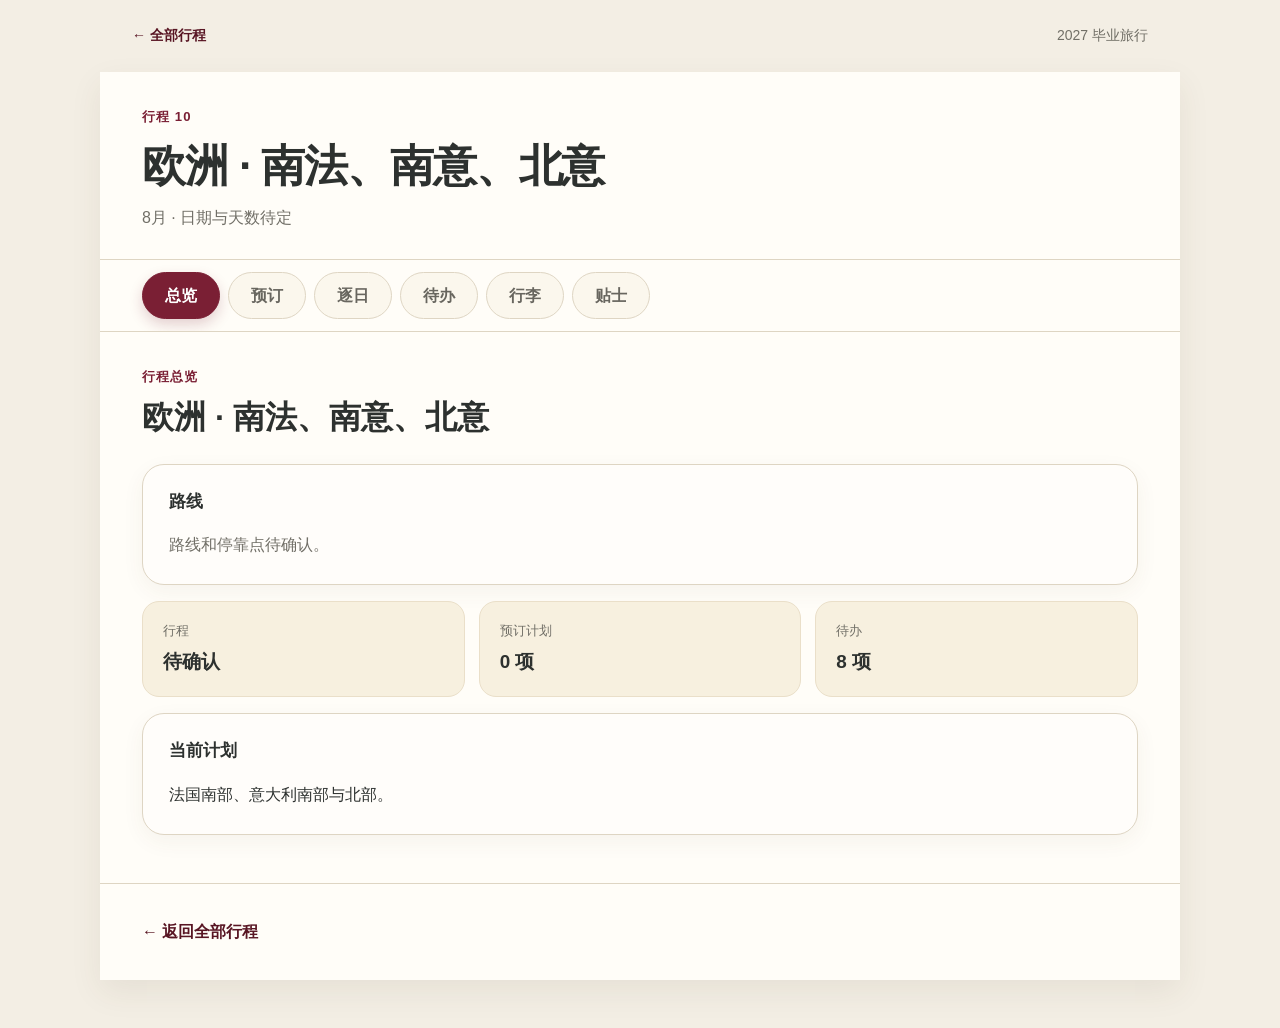
<file: trip-10.html>
<!doctype html><html lang="zh-CN"><head><meta charset="utf-8"><meta name="viewport" content="width=device-width,initial-scale=1,viewport-fit=cover"><meta name="theme-color" content="#fffdf8"><meta name="description" content="欧洲 · 南法、南意、北意的总览、预订、逐日行程、待办、行李与实用贴士。"><title>欧洲 · 南法、南意、北意｜2027毕业旅行</title><link rel="icon" type="image/svg+xml" href="data:image/svg+xml,%3Csvg xmlns='http://www.w3.org/2000/svg' viewBox='0 0 64 64'%3E%3Crect width='64' height='64' rx='14' fill='%237a1f34'/%3E%3Cpath d='M10 46 26 20l9 15 7-10 12 21z' fill='%23fffdf8'/%3E%3C/svg%3E"><link rel="stylesheet" href="./journal-tools.css?v=20260924-japan-first"></head><body class="route-page trip-10"><nav class="page-nav" aria-label="行程导航"><a href="./index.html#route">← 全部行程</a><span>2027 毕业旅行</span></nav><main class="route-main"><header class="page-heading"><p class="journey-number">行程 10</p><h1>欧洲 · 南法、南意、北意</h1><p class="page-date">8月 · 日期与天数待定</p></header><div class="journal-tabs-wrap"><div class="journal-tabs" role="tablist" aria-label="旅行手账工具"><button id="tab-overview" class="journal-tab is-active" type="button" role="tab" aria-selected="true" aria-controls="panel-overview" tabindex="0" data-tab="overview">总览</button><button id="tab-bookings" class="journal-tab " type="button" role="tab" aria-selected="false" aria-controls="panel-bookings" tabindex="-1" data-tab="bookings">预订</button><button id="tab-daily" class="journal-tab " type="button" role="tab" aria-selected="false" aria-controls="panel-daily" tabindex="-1" data-tab="daily">逐日</button><button id="tab-todos" class="journal-tab " type="button" role="tab" aria-selected="false" aria-controls="panel-todos" tabindex="-1" data-tab="todos">待办</button><button id="tab-packing" class="journal-tab " type="button" role="tab" aria-selected="false" aria-controls="panel-packing" tabindex="-1" data-tab="packing">行李</button><button id="tab-tips" class="journal-tab " type="button" role="tab" aria-selected="false" aria-controls="panel-tips" tabindex="-1" data-tab="tips">贴士</button></div></div><div class="journal-content" id="journal-app" data-trip-id="trip-10"><noscript><p class="empty-state">请启用 JavaScript 使用旅行手账工具。</p></noscript></div><footer class="page-footer"><a href="./index.html#route">← 返回全部行程</a></footer></main><script src="./data/travelData.js?v=20260924-japan-first"></script><script src="./journal-tools.js?v=20260924-japan-first"></script></body></html>
</file>
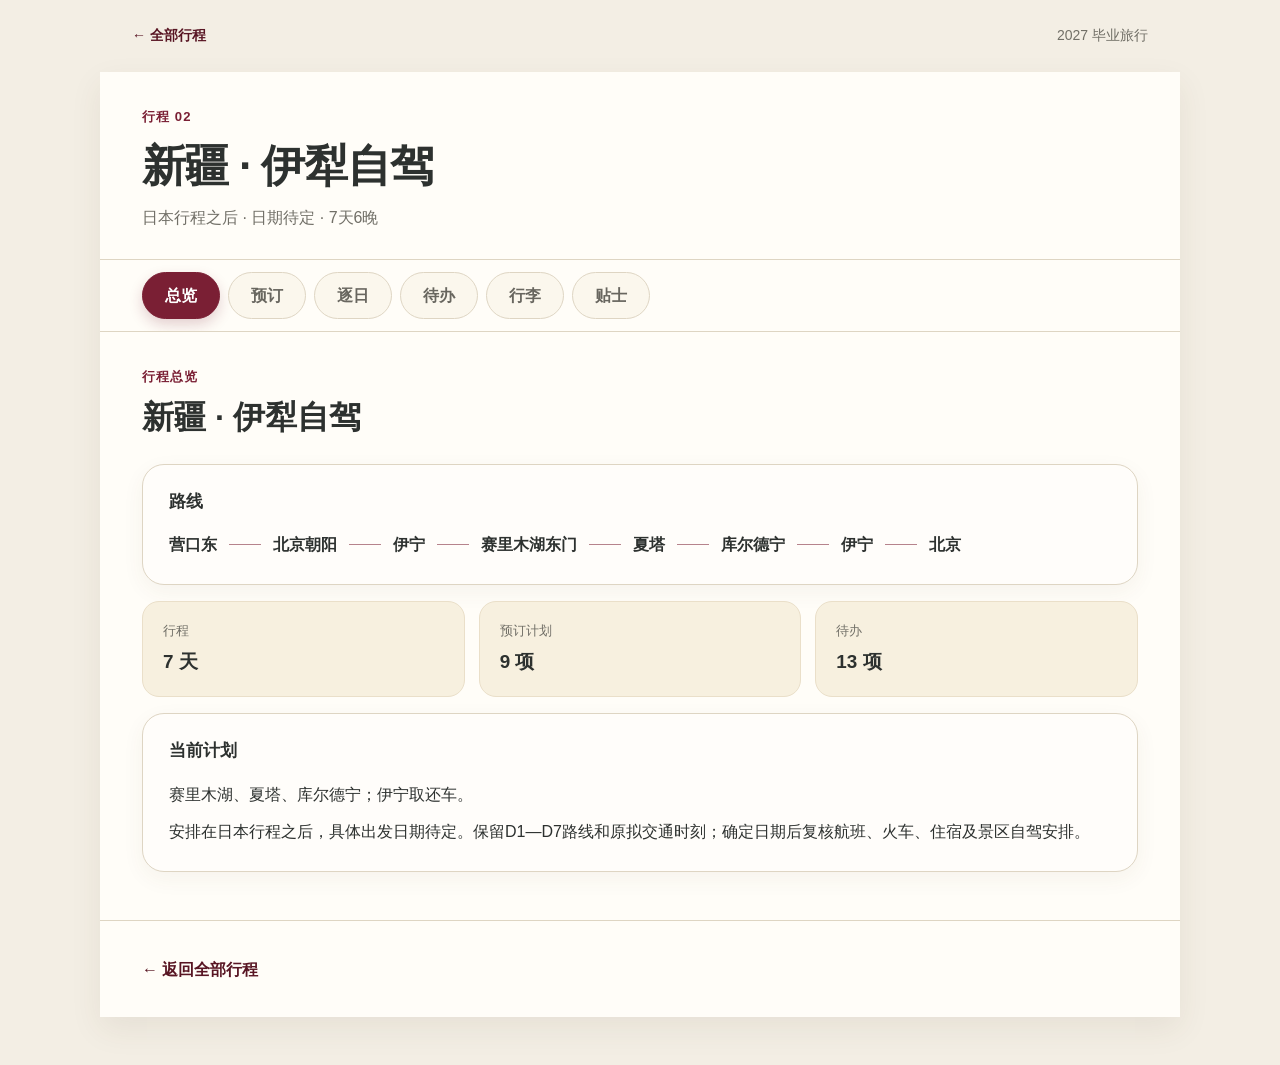
<file: xinjiang.html>
<!doctype html><html lang="zh-CN"><head><meta charset="utf-8"><meta name="viewport" content="width=device-width,initial-scale=1,viewport-fit=cover"><meta name="theme-color" content="#fffdf8"><meta name="description" content="新疆 · 伊犁自驾的总览、预订、逐日行程、待办、行李与实用贴士。"><title>新疆 · 伊犁自驾｜2027毕业旅行</title><link rel="icon" type="image/svg+xml" href="data:image/svg+xml,%3Csvg xmlns='http://www.w3.org/2000/svg' viewBox='0 0 64 64'%3E%3Crect width='64' height='64' rx='14' fill='%237a1f34'/%3E%3Cpath d='M10 46 26 20l9 15 7-10 12 21z' fill='%23fffdf8'/%3E%3C/svg%3E"><link rel="stylesheet" href="./journal-tools.css?v=20260924-japan-first"></head><body class="route-page xinjiang"><nav class="page-nav" aria-label="行程导航"><a href="./index.html#route">← 全部行程</a><span>2027 毕业旅行</span></nav><main class="route-main"><header class="page-heading"><p class="journey-number">行程 02</p><h1>新疆 · 伊犁自驾</h1><p class="page-date">日本行程之后 · 日期待定 · 7天6晚</p></header><div class="journal-tabs-wrap"><div class="journal-tabs" role="tablist" aria-label="旅行手账工具"><button id="tab-overview" class="journal-tab is-active" type="button" role="tab" aria-selected="true" aria-controls="panel-overview" tabindex="0" data-tab="overview">总览</button><button id="tab-bookings" class="journal-tab " type="button" role="tab" aria-selected="false" aria-controls="panel-bookings" tabindex="-1" data-tab="bookings">预订</button><button id="tab-daily" class="journal-tab " type="button" role="tab" aria-selected="false" aria-controls="panel-daily" tabindex="-1" data-tab="daily">逐日</button><button id="tab-todos" class="journal-tab " type="button" role="tab" aria-selected="false" aria-controls="panel-todos" tabindex="-1" data-tab="todos">待办</button><button id="tab-packing" class="journal-tab " type="button" role="tab" aria-selected="false" aria-controls="panel-packing" tabindex="-1" data-tab="packing">行李</button><button id="tab-tips" class="journal-tab " type="button" role="tab" aria-selected="false" aria-controls="panel-tips" tabindex="-1" data-tab="tips">贴士</button></div></div><div class="journal-content" id="journal-app" data-trip-id="xinjiang"><noscript><p class="empty-state">请启用 JavaScript 使用旅行手账工具。</p></noscript></div><footer class="page-footer"><a href="./index.html#route">← 返回全部行程</a></footer></main><script src="./data/travelData.js?v=20260924-japan-first"></script><script src="./journal-tools.js?v=20260924-japan-first"></script></body></html>
</file>
<file: style.css>
:root{--ink:#2d292b;--muted:#71696c;--line:#ded3d5;--accent:#7a1f34;--soft:#faf5f2}
*{box-sizing:border-box}html{scroll-behavior:smooth;-webkit-text-size-adjust:100%}body{margin:0;background:#fff;color:var(--ink);font:16px/1.75 -apple-system,BlinkMacSystemFont,"Segoe UI","Microsoft YaHei","PingFang SC",sans-serif;overflow-wrap:anywhere}a{color:var(--accent);text-underline-offset:4px}a:focus-visible,summary:focus-visible{outline:2px solid var(--accent);outline-offset:5px}h1,h2,h3,p{margin-top:0}h1,h2,h3{line-height:1.4}a{touch-action:manipulation}.home-main{max-width:960px;margin:auto;padding:64px 40px 24px}.home-heading{border-bottom:2px solid var(--ink);padding-bottom:34px;margin-bottom:36px;position:relative}.year-label,.journey-number{color:var(--accent);font-size:.875rem;font-weight:600;letter-spacing:.04em;margin-bottom:12px}.home-heading h1{font-size:clamp(2.25rem,5vw,3.5rem);letter-spacing:-.035em;font-weight:650;margin-bottom:12px}.home-count{color:var(--muted);margin:0}.section-title{font-size:1.125rem;margin:0 0 24px;font-weight:650}.timeline{margin:0}.trip-card{display:grid;grid-template-columns:110px minmax(0,1fr);position:relative}.trip-date{font-size:1rem;font-weight:650;padding:28px 16px 0 0;color:var(--muted);font-variant-numeric:tabular-nums}.trip-body{position:relative;padding:24px 0 28px 36px;border-left:1px solid var(--line);border-bottom:1px solid var(--line);min-width:0}.trip-body:before{content:"";position:absolute;left:-4px;top:37px;width:7px;height:7px;background:var(--accent);border-radius:50%}.trip-index{float:right;color:#8a969c;font-size:.875rem;margin-left:16px}.trip-body h3{font-size:1.375rem;font-weight:600;margin:0 0 8px}.duration{color:var(--muted);font-size:.9375rem;margin-bottom:10px}.trip-description{margin-bottom:14px}.detail-btn{display:inline-flex;align-items:center;gap:12px;min-height:44px;text-decoration:none;font-size:.9375rem;font-weight:600}.detail-btn:hover{text-decoration:underline}.home-footer{font-size:.875rem;color:var(--muted);padding:32px 0 0;text-align:right}
.page-nav{max-width:960px;margin:auto;padding:16px 40px;display:flex;justify-content:space-between;align-items:center;gap:16px;font-size:.875rem}.page-nav a,.page-footer a{min-height:44px;display:inline-flex;align-items:center;text-decoration:none}.page-nav span{color:var(--muted)}.route-main{max-width:960px;margin:auto;padding:24px 40px 32px}.page-heading{padding-bottom:28px;border-bottom:2px solid var(--ink)}.page-heading h1{font-size:clamp(1.85rem,4vw,2.6rem);font-weight:650;letter-spacing:-.025em;margin-bottom:10px}.page-date{color:var(--muted);margin-bottom:0}.route-overview{padding:26px 0;border-bottom:1px solid var(--line)}.route-overview h2{font-size:1rem;margin-bottom:14px}.overview-stops{display:flex;flex-wrap:wrap;list-style:none;padding:0;margin:0;gap:8px 0;font-size:.9375rem}.overview-stops li{display:flex;align-items:center}.overview-stops li:not(:last-child):after{content:"";width:24px;height:1px;background:#a5b9b2;margin:0 12px;flex-shrink:0}.daily-section{margin-top:32px}.days{border-top:1px solid var(--line)}.day-card{padding:28px 0 30px;border-bottom:1px solid var(--line)}.day-header{display:flex;align-items:center;gap:14px;margin-bottom:24px}.day-number{color:var(--accent);font-size:1rem;font-weight:700;min-width:34px}.day-header h3{font-size:1rem;margin:0;font-weight:600}.day-stops{list-style:none;margin:0 0 0 7px;padding:0}.day-stops>li{position:relative;padding:0 0 22px 26px;min-height:42px}.day-stops>li:last-child{padding-bottom:0}.day-stops>li:before{content:"";position:absolute;top:10px;left:-4px;width:8px;height:8px;border-radius:50%;background:var(--accent);z-index:1}.day-stops>li:not(:last-child):after{content:"";position:absolute;top:14px;bottom:-10px;left:-.5px;width:1px;background:#a5b9b2}.stop-content{display:flex;gap:22px;align-items:baseline}.stop-time{flex:0 0 80px;color:var(--accent);font-size:.9375rem;font-variant-numeric:tabular-nums}.stop-place{min-width:0}.stop-place strong{font-size:1.0625rem;font-weight:600}.stop-place p{margin:3px 0 0;font-size:.9375rem;color:var(--muted)}.transfer{display:block;padding-top:12px;color:var(--muted);font-size:.875rem}.day-story{margin:24px 0 0;color:#46535b}.day-facts{margin:22px 0 0;padding:14px 18px;background:var(--soft);font-size:.9375rem}.day-facts>div{display:grid;grid-template-columns:44px minmax(0,1fr);gap:14px}.day-facts>div+div{margin-top:8px}.day-facts dt{color:var(--muted)}.day-facts dd{margin:0}.time-note{font-size:.875rem;color:var(--muted);margin:24px 0 0}.connection-note{font-size:.9375rem;margin:12px 0 0}.practical-notes{margin-top:24px}.practical-notes details{border-bottom:1px solid var(--line)}.practical-notes summary{padding:14px 0;cursor:pointer;font-size:.9375rem;font-weight:600;min-height:48px}.practical-notes ul{padding-left:20px;margin:0 0 20px;color:#46535b}.practical-notes li{margin:10px 0}.page-footer{padding-top:24px;margin-top:28px;border-top:1px solid var(--line);font-size:.9375rem}.empty-plan{min-height:35vh;padding-top:32px}.empty-plan p{color:var(--muted)}
@media(max-width:600px){.home-main{padding:32px 20px 20px}.home-heading{padding-bottom:24px;margin-bottom:28px}.home-heading h1{font-size:2.5rem}.trip-card{grid-template-columns:1fr}.trip-date{font-size:.875rem;padding:22px 0 8px 22px;border-left:1px solid var(--line)}.trip-body{padding:0 0 24px 22px}.trip-body:before{top:11px}.trip-body h3{font-size:1.25rem}.trip-index{font-size:.875rem}.trip-description{font-size:.9375rem}.duration{font-size:.875rem}.page-nav{padding:10px 20px}.page-nav span{font-size:.875rem}.route-main{padding:18px 20px 24px}.page-heading h1{font-size:1.9rem}.page-heading{padding-bottom:24px}.page-date{font-size:.9375rem}.daily-section{margin-top:28px}.day-card{padding:24px 0}.day-stops>li{padding-left:20px}.stop-content{gap:12px}.stop-time{flex-basis:60px;font-size:.875rem}.stop-place strong{font-size:1rem}.stop-place p{font-size:1rem}.day-facts{padding:12px}.day-facts>div{gap:8px}.day-story{font-size:.9375rem}.home-footer{text-align:left}}
@media(prefers-reduced-motion:reduce){html{scroll-behavior:auto}}
</file>
<file: journal-tools.css>
:root {
  --paper: #fffdf8;
  --cream: #f7f0df;
  --cream-2: #fbf7ed;
  --ink: #2d312f;
  --muted: #716f67;
  --line: #ded5c3;
  --accent: #7a1f34;
  --accent-deep: #581523;
  --green: #426b58;
  --shadow: 0 12px 30px rgba(82, 64, 38, .08);
}

* { box-sizing: border-box; }
html { scroll-behavior: smooth; -webkit-text-size-adjust: 100%; }
body {
  margin: 0;
  background: #f3eee4;
  color: var(--ink);
  font: 16px/1.7 -apple-system, BlinkMacSystemFont, "Segoe UI", "Microsoft YaHei", "PingFang SC", sans-serif;
  overflow-wrap: anywhere;
}
button, input { font: inherit; }
button { touch-action: manipulation; }
a { color: var(--accent-deep); text-underline-offset: 4px; }
a:focus-visible, button:focus-visible, input:focus-visible { outline: 3px solid rgba(122, 31, 52, .35); outline-offset: 3px; }
h1, h2, h3, h4, p { margin-top: 0; }
h1, h2, h3, h4 { line-height: 1.35; }

.page-nav {
  max-width: 1080px;
  margin: 0 auto;
  padding: 14px 32px;
  display: flex;
  align-items: center;
  justify-content: space-between;
  gap: 16px;
  color: var(--muted);
  font-size: .875rem;
}
.page-nav a { min-height: 44px; display: inline-flex; align-items: center; text-decoration: none; font-weight: 650; }
.route-main { max-width: 1080px; margin: 0 auto 48px; background: var(--paper); box-shadow: var(--shadow); }
.page-heading { padding: 34px 42px 28px; border-bottom: 1px solid var(--line); }
.journey-number, .eyebrow { margin: 0 0 8px; color: var(--accent); font-size: .82rem; font-weight: 750; letter-spacing: .08em; }
.page-heading h1 { margin-bottom: 8px; font-size: clamp(1.9rem, 4vw, 2.75rem); letter-spacing: -.025em; }
.page-date { margin: 0; color: var(--muted); }

.journal-tabs-wrap { position: sticky; top: 0; z-index: 20; background: rgba(255, 253, 248, .96); border-bottom: 1px solid var(--line); backdrop-filter: blur(12px); }
.journal-tabs { display: flex; gap: 8px; padding: 12px 42px; overflow-x: auto; scrollbar-width: none; -webkit-overflow-scrolling: touch; }
.journal-tabs::-webkit-scrollbar { display: none; }
.journal-tab { flex: 0 0 auto; min-width: 78px; min-height: 44px; padding: 9px 18px; border: 1px solid var(--line); border-radius: 999px; background: var(--cream-2); color: #68665f; cursor: pointer; font-weight: 650; }
.journal-tab.is-active { background: var(--accent); border-color: var(--accent); color: white; box-shadow: 0 6px 14px rgba(122, 31, 52, .2); }
.journal-content { padding: 34px 42px 48px; }
.tab-panel { display: none; animation: panel-in .22s ease-out; }
.tab-panel.is-active { display: block; }
@keyframes panel-in { from { opacity: 0; transform: translateY(4px); } to { opacity: 1; transform: none; } }
.section-heading { margin-bottom: 24px; }
.section-heading h2 { margin: 0 0 6px; font-size: clamp(1.45rem, 3vw, 2rem); }
.section-heading > p:last-child { margin-bottom: 0; color: var(--muted); }
.count-heading { display: flex; align-items: end; justify-content: space-between; gap: 20px; }
.count-heading > strong { color: var(--accent-deep); white-space: nowrap; font-size: .95rem; }

.paper-card, .booking-card, .day-accordion, .tip-card, .packing-group {
  background: #fffdfa;
  border: 1px solid var(--line);
  border-radius: 22px;
  box-shadow: 0 7px 22px rgba(82, 64, 38, .055);
}
.paper-card { padding: 26px; }
.paper-card h3 { margin-bottom: 18px; font-size: 1.05rem; }
.route-chain { list-style: none; margin: 0; padding: 0; display: flex; flex-wrap: wrap; align-items: center; gap: 9px 0; }
.route-chain li { display: flex; align-items: center; font-weight: 650; }
.route-chain li:not(:last-child)::after { content: ""; width: 32px; height: 1px; margin: 0 12px; background: var(--accent); opacity: .55; }
.route-caption { margin: -8px 0 20px; color: var(--muted); font-size: .9rem; }
.route-mainline { max-width: 680px; list-style: none; margin: 0; padding: 0; }
.route-mainline li { display: grid; grid-template-columns: 88px 22px minmax(0, 1fr); column-gap: 12px; position: relative; min-height: 69px; }
.route-mainline li::before { content: ""; width: 9px; height: 9px; border: 3px solid var(--accent); border-radius: 50%; background: var(--paper); grid-column: 2; grid-row: 1; margin: 8px auto 0; z-index: 1; box-sizing: content-box; }
.route-mainline li:not(:last-child)::after { content: ""; position: absolute; top: 25px; bottom: 0; left: 110px; border-left: 1px solid #ccb3b9; }
.route-day { grid-column: 1; grid-row: 1; padding-top: 2px; color: var(--accent-deep); font-size: .82rem; font-weight: 750; text-align: right; white-space: nowrap; }
.route-place { grid-column: 3; grid-row: 1; min-width: 0; padding-bottom: 17px; }
.route-place strong, .route-place small { display: block; }
.route-place strong { font-size: 1.02rem; line-height: 1.4; }
.route-place small { margin-top: 2px; color: var(--muted); font-size: .82rem; }
.route-aside { padding-top: 17px; border-top: 1px dashed var(--line); }
.route-aside + .route-aside { margin-top: 18px; }
.route-aside h4 { margin: 0 0 12px; color: var(--accent-deep); font-size: .93rem; }
.route-aside-grid { display: grid; grid-template-columns: repeat(2, minmax(0, 1fr)); gap: 10px; }
.route-aside-item { min-width: 0; padding: 14px 16px; border: 1px solid #eee4d4; border-radius: 14px; background: var(--cream-2); }
.route-aside-item span { display: inline-block; margin-right: 8px; color: var(--accent); font-size: .78rem; font-weight: 750; }
.route-aside-item strong { font-size: .94rem; }
.route-aside-item p { margin: 5px 0 0; color: var(--muted); font-size: .82rem; line-height: 1.55; }
.route-options .route-aside-item { background: #faf3f1; border-color: #ead9da; }
.summary-grid { display: grid; grid-template-columns: repeat(3, 1fr); gap: 14px; margin: 16px 0; }
.mini-card { min-width: 0; padding: 18px 20px; background: var(--cream); border-radius: 17px; border: 1px solid #eadfc9; }
.mini-card span { display: block; color: var(--muted); font-size: .83rem; }
.mini-card strong { display: block; margin-top: 3px; font-size: 1.18rem; }
.overview-note p { margin-bottom: 10px; }
.overview-note p:last-child { margin-bottom: 0; }
.soft-note, .card-note { color: var(--muted); }

.booking-group + .booking-group { margin-top: 34px; }
.group-title { display: flex; align-items: center; gap: 10px; margin: 0 0 13px; }
.group-title > span { font-size: 1.25rem; }
.group-title h3 { margin: 0; font-size: 1.08rem; }
.group-title small { margin-left: auto; color: var(--muted); font-size: .8rem; }
.booking-list { display: grid; grid-template-columns: repeat(2, minmax(0, 1fr)); gap: 16px; }
.booking-card { padding: 22px; min-width: 0; }
.booking-card > header { display: flex; justify-content: space-between; align-items: start; gap: 14px; padding-bottom: 16px; border-bottom: 1px dashed var(--line); }
.booking-card header p { margin: 5px 0 0; color: var(--muted); font-size: .875rem; }
.booking-code { display: block; font-size: 1.07rem; font-weight: 750; }
.status-badge { flex: 0 0 auto; padding: 5px 10px; border-radius: 999px; font-size: .75rem; font-weight: 750; }
.status-planned { background: #f7e4c7; color: #85501d; }
.status-confirmed { background: #dcebdd; color: #315943; }
.status-pending { background: #e9e7e1; color: #656159; }
.status-cancelled { background: #eee2df; color: #8e4940; }
.booking-route { display: grid; grid-template-columns: minmax(0, 1fr) 100px minmax(0, 1fr); align-items: center; gap: 12px; padding: 20px 0 16px; }
.booking-route strong, .booking-route span { display: block; }
.booking-route strong { font-size: 1.35rem; }
.booking-route div > span { color: var(--muted); font-size: .84rem; }
.route-duration { text-align: center; color: var(--accent); }
.route-duration > span { position: relative; font-size: 1.15rem; }
.route-duration > span::before, .route-duration > span::after { content: ""; position: absolute; top: 50%; width: 28px; border-top: 1px dashed var(--line); }
.route-duration > span::before { right: calc(50% + 15px); }
.route-duration > span::after { left: calc(50% + 15px); }
.route-duration small { display: block; color: var(--muted); font-size: .73rem; }
.align-right { text-align: right; }
.info-grid { display: grid; grid-template-columns: repeat(2, minmax(0, 1fr)); gap: 10px 18px; margin: 18px 0 0; }
.info-pair { min-width: 0; }
.info-pair dt { color: var(--muted); font-size: .78rem; }
.info-pair dd { margin: 2px 0 0; font-size: .9rem; font-weight: 600; }
.card-note { margin: 16px 0 0; padding-top: 14px; border-top: 1px dashed var(--line); font-size: .85rem; }
.inline-empty { padding: 16px 20px; border: 1px dashed var(--line); border-radius: 16px; color: var(--muted); background: var(--cream-2); }

.daily-list { display: grid; gap: 14px; }
.day-accordion { overflow: hidden; }
.day-accordion.is-open { border-color: #d7c6a7; }
.day-toggle { width: 100%; min-height: 96px; padding: 20px 22px; display: grid; grid-template-columns: 50px minmax(0, 1fr) 28px; gap: 16px; align-items: center; border: 0; background: transparent; text-align: left; color: inherit; cursor: pointer; }
.day-pill { width: 50px; height: 50px; border-radius: 15px; display: grid; place-items: center; background: var(--accent); color: #fff; font-weight: 800; box-shadow: 0 5px 12px rgba(122, 31, 52, .18); }
.day-summary { min-width: 0; }
.day-summary > * { display: block; }
.day-summary small { color: var(--muted); font-size: .79rem; }
.day-summary strong { margin: 3px 0; font-size: 1.06rem; }
.day-summary > span { color: var(--muted); font-size: .84rem; }
.chevron { color: var(--accent); font-size: 1.4rem; transition: transform .2s ease; }
.is-open .chevron { transform: rotate(180deg); }
.day-detail { padding: 0 24px 24px 88px; }
.day-timeline { list-style: none; padding: 0; margin: 0; }
.day-timeline li { position: relative; display: grid; grid-template-columns: 84px minmax(0, 1fr); gap: 14px; padding: 0 0 24px 22px; }
.day-timeline li::before { content: ""; position: absolute; left: 0; top: 9px; width: 8px; height: 8px; border-radius: 50%; background: var(--accent); z-index: 1; }
.day-timeline li:not(:last-child)::after { content: ""; position: absolute; left: 3px; top: 15px; bottom: -8px; width: 1px; background: #d6c4a5; }
.timeline-time { color: var(--accent-deep); font-size: .87rem; font-weight: 700; }
.day-timeline strong { font-size: 1rem; }
.day-timeline p { margin: 3px 0 0; color: var(--muted); font-size: .9rem; }
.day-timeline small { display: block; margin-top: 8px; color: var(--accent-deep); font-size: .78rem; }
.day-meta { margin: 18px 0; padding-top: 18px; border-top: 1px dashed var(--line); }
.detail-grid { display: grid; grid-template-columns: repeat(2, minmax(0, 1fr)); gap: 12px; }
.detail-block { padding: 15px 17px; background: var(--cream-2); border-radius: 14px; }
.detail-block h4 { margin-bottom: 7px; font-size: .9rem; }
.detail-block ul { margin: 0; padding-left: 18px; color: var(--muted); font-size: .85rem; }

.checklist { padding: 4px 24px; }
.check-row, .packing-row { position: relative; display: grid; grid-template-columns: 26px minmax(0, 1fr); gap: 14px; cursor: pointer; }
.check-row { padding: 20px 0; border-bottom: 1px dashed var(--line); }
.check-row:last-child { border-bottom: 0; }
.check-row input, .packing-row input { position: absolute; opacity: 0; pointer-events: none; }
.custom-check { width: 24px; height: 24px; margin-top: 1px; border: 2px solid #b9b2a5; border-radius: 50%; background: white; transition: .15s ease; }
input:checked + .custom-check { border-color: var(--accent); background: var(--accent); box-shadow: inset 0 0 0 5px #fff; }
.check-copy strong { font-size: 1rem; }
.check-copy p { margin: 4px 0 5px; color: var(--muted); font-size: .88rem; }
.check-copy small { color: var(--accent-deep); font-size: .78rem; }
.is-checked .check-copy, .packing-row.is-checked > span:nth-child(3) { opacity: .52; text-decoration: line-through; }

.packing-group { padding: 22px 24px; margin-bottom: 16px; }
.packing-items { display: grid; grid-template-columns: repeat(2, minmax(0, 1fr)); column-gap: 28px; }
.packing-row { grid-template-columns: 24px minmax(0, 1fr) auto; align-items: start; padding: 13px 0; border-top: 1px dashed var(--line); }
.packing-row strong { display: block; font-size: .92rem; }
.packing-row small { display: block; color: var(--muted); font-size: .77rem; }
.packing-row em { color: #8a6847; font-style: normal; font-size: .78rem; white-space: nowrap; }

.tips-grid { display: grid; grid-template-columns: repeat(2, minmax(0, 1fr)); gap: 16px; }
.tip-card { display: grid; grid-template-columns: 38px minmax(0, 1fr); gap: 12px; padding: 22px; }
.tip-card > span { font-size: 1.5rem; }
.tip-card h3 { margin-bottom: 7px; font-size: 1rem; }
.tip-card p { margin: 0; color: var(--muted); font-size: .9rem; }
.empty-state { padding: 32px; text-align: center; color: var(--muted); }
.empty-state strong { display: block; color: var(--ink); margin-bottom: 6px; }
.empty-copy { margin: 0; color: var(--muted); }
.page-footer { padding: 26px 42px; border-top: 1px solid var(--line); }
.page-footer a { min-height: 44px; display: inline-flex; align-items: center; text-decoration: none; font-weight: 650; }

@media (max-width: 760px) {
  body { background: var(--paper); }
  .page-nav { padding: 8px 18px; }
  .route-main { margin: 0; box-shadow: none; }
  .page-heading { padding: 25px 20px 22px; }
  .journal-tabs { padding: 10px 20px; }
  .journal-tab { min-width: 70px; padding: 8px 15px; }
  .journal-content { padding: 26px 20px 36px; }
  .summary-grid { grid-template-columns: repeat(3, minmax(0, 1fr)); gap: 8px; }
  .mini-card { padding: 14px 12px; }
  .mini-card strong { font-size: 1rem; }
  .booking-list, .tips-grid { grid-template-columns: 1fr; }
  .day-toggle { grid-template-columns: 44px minmax(0, 1fr) 22px; min-height: 90px; gap: 12px; padding: 18px 16px; }
  .day-pill { width: 44px; height: 44px; border-radius: 13px; }
  .day-detail { padding: 0 16px 20px; }
  .day-timeline li { grid-template-columns: 68px minmax(0, 1fr); gap: 10px; padding-left: 18px; }
  .detail-grid { grid-template-columns: 1fr; }
  .packing-items { grid-template-columns: 1fr; }
  .packing-group, .paper-card { padding: 20px; }
  .route-aside-grid { grid-template-columns: 1fr; }
  .checklist { padding: 2px 20px; }
  .page-footer { padding: 22px 20px; }
}

@media (max-width: 430px) {
  .page-nav span { display: none; }
  .page-heading h1 { font-size: 1.75rem; }
  .summary-grid { grid-template-columns: 1fr; }
  .route-chain { align-items: stretch; flex-direction: column; }
  .route-chain li { display: grid; grid-template-columns: 14px minmax(0, 1fr); gap: 10px; }
  .route-chain li::before { content: ""; width: 8px; height: 8px; margin-top: 9px; border-radius: 50%; background: var(--accent); }
  .route-chain li:not(:last-child)::after { width: 1px; height: 22px; margin: 4px 0 -4px 3px; grid-column: 1; grid-row: 2; }
  .route-mainline li { grid-template-columns: 60px 18px minmax(0, 1fr); column-gap: 8px; min-height: 66px; }
  .route-mainline li:not(:last-child)::after { left: 77px; }
  .route-day { font-size: .76rem; }
  .booking-card { padding: 18px; }
  .booking-route { grid-template-columns: minmax(0, 1fr) 70px minmax(0, 1fr); gap: 6px; }
  .booking-route strong { font-size: 1.12rem; }
  .info-grid { grid-template-columns: 1fr; }
  .count-heading { align-items: start; flex-direction: column; gap: 6px; }
  .day-summary small, .day-summary > span { font-size: .76rem; }
}

@media (prefers-reduced-motion: reduce) {
  html { scroll-behavior: auto; }
  .tab-panel { animation: none; }
  .chevron { transition: none; }
}
</file>
